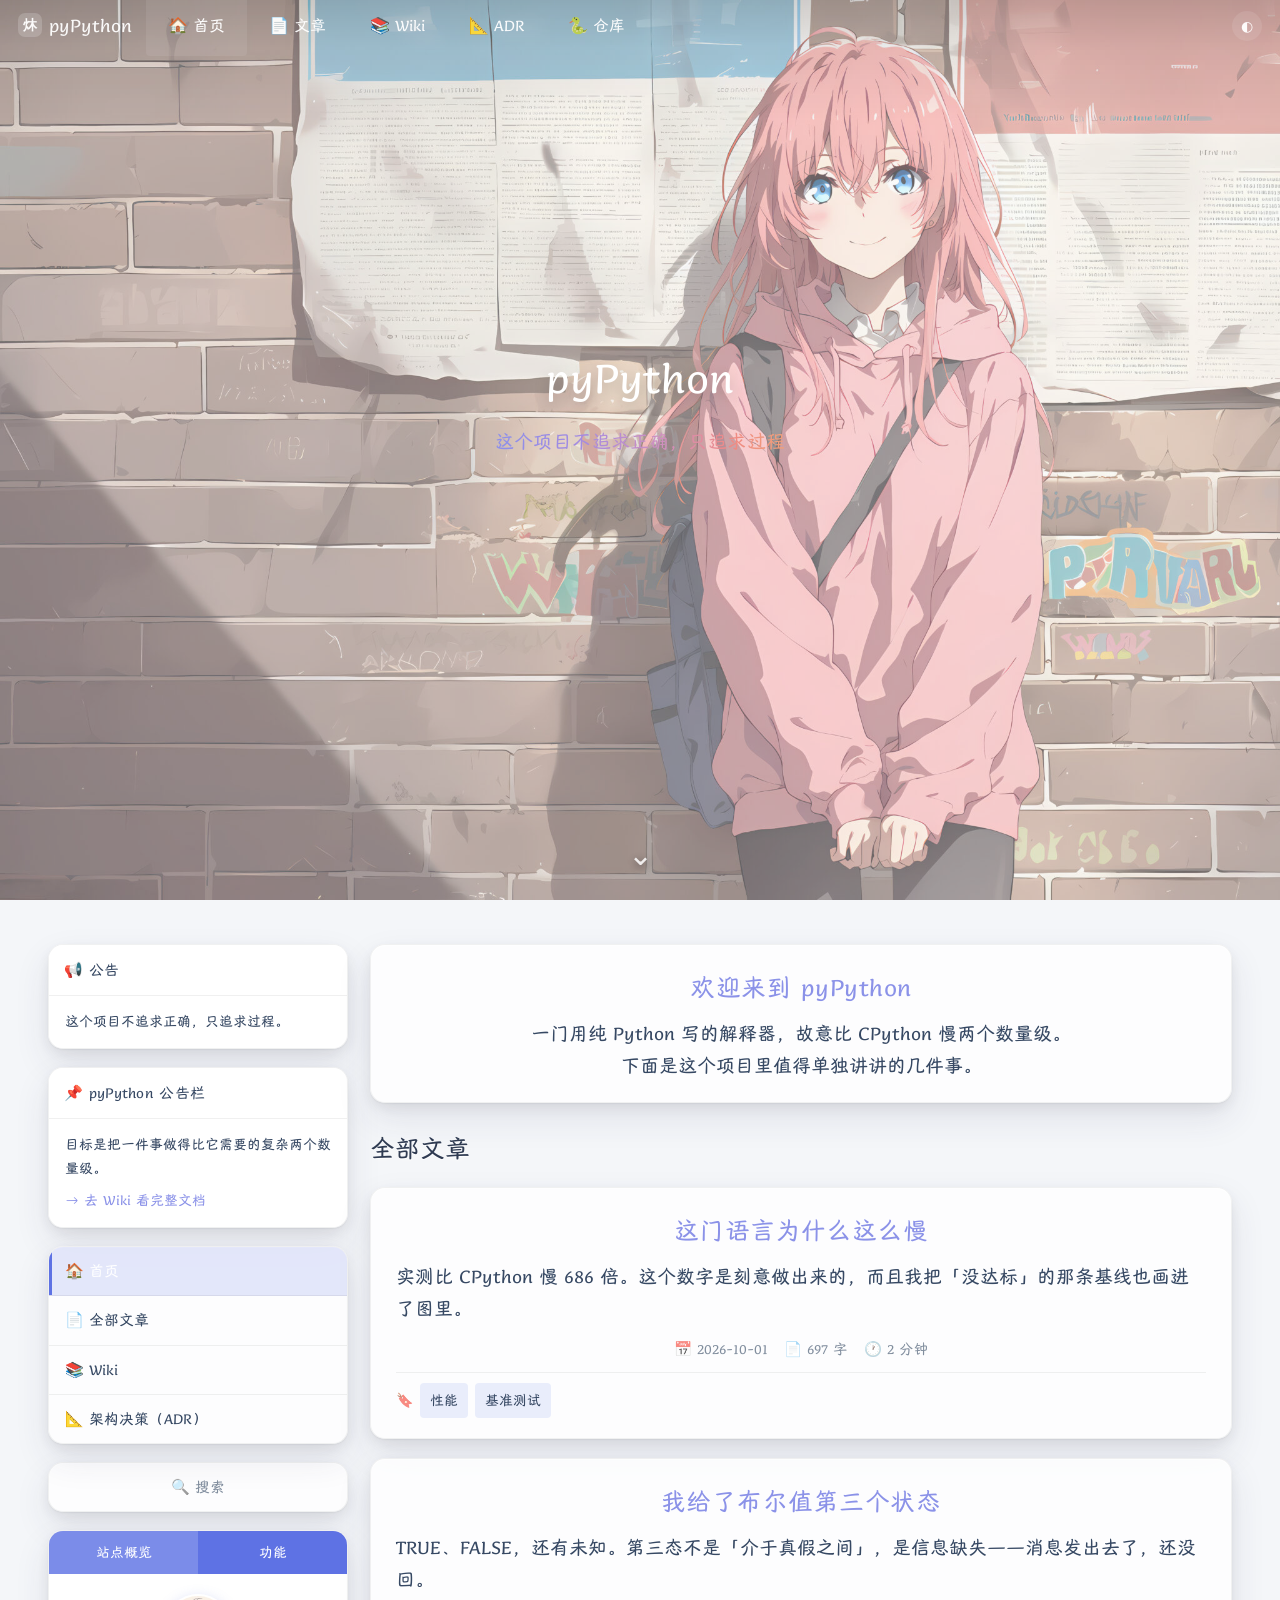
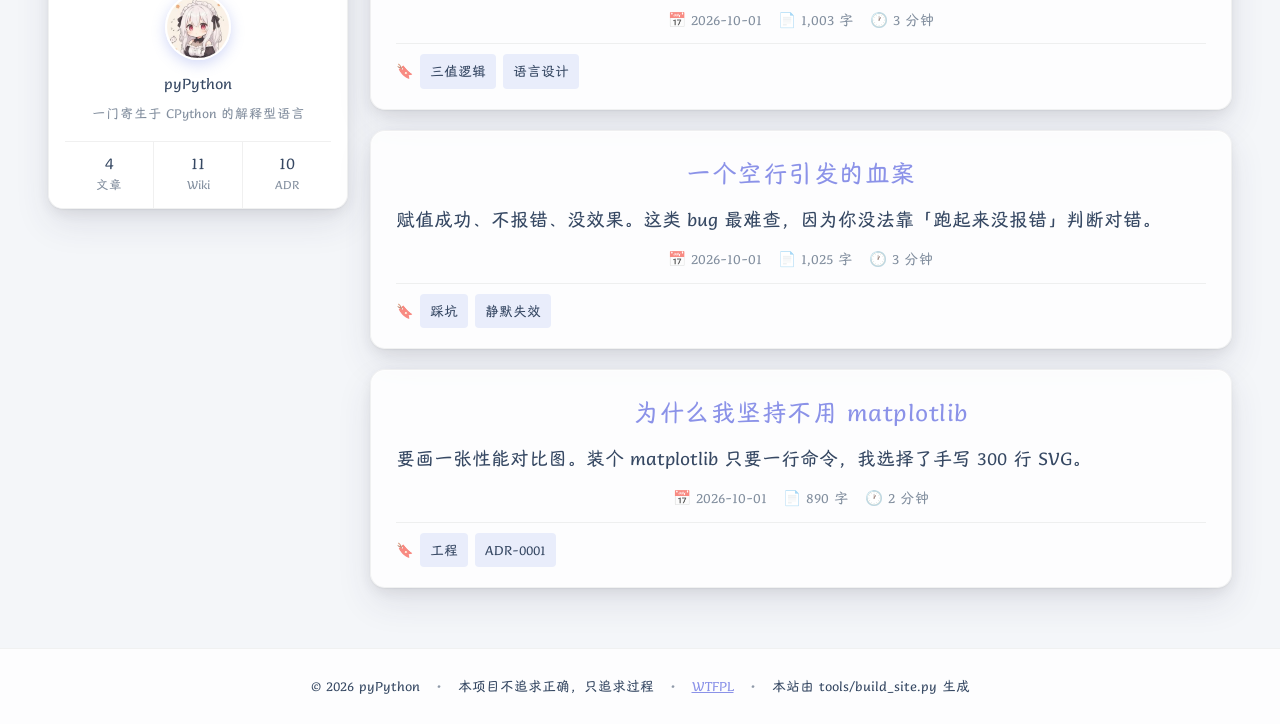
<file: index.html>
<!DOCTYPE html>
<html lang="zh-Hans">
<head>
<meta charset="UTF-8">
<meta name="viewport" content="width=device-width, initial-scale=1">
<title>pyPython</title>
<meta name="description" content="一门寄生于 CPython 的解释型语言。目标是比 CPython 慢两个数量级。">
<link rel="stylesheet" href="assets/style.css">
<script>
/* 深色模式：首次跟随系统偏好，之后记住选择。
   必须在 <head> 里同步执行，否则会闪一下白底再变暗。 */
/* 默认是浅色玻璃（参考站实际渲染的那套），深色是可选分支。
   所以这里挂的是 darkmode，不是 lightmode —— 翻转默认值时最容易漏的地方。 */
(function () {
    var saved = null;
    try { saved = localStorage.getItem('pypy-theme'); } catch (e) {}
    var preferDark = window.matchMedia &&
                     window.matchMedia('(prefers-color-scheme: dark)').matches;
    if (saved === 'dark' || (!saved && preferDark)) {
        document.documentElement.classList.add('darkmode');
    }
})();
</script>
</head>
<body class="has-cover">

<!-- 页面骨架：这个文件是**唯一**一份布局。
     左栏、导航、页脚都在这里，所有页面共用。
     加页面时不用复制粘贴侧边栏 —— 本项目因为"同一份东西抄多份然后漂移"
     栽过十几次，所以宁可加一个构建脚本。 -->

<div class="top-shade"></div>
<header class="cover">
    <h1 class="cover-title">pyPython</h1>
    <p class="cover-sub">这个项目不追求正确，只追求过程</p>
    <a class="cover-scroll" href="#main" aria-label="向下滚动">⌄</a>
</header>


<nav class="navbar">
    <a class="brand" href="index.html">
        <span class="logo">炑</span><span class="name">pyPython</span>
    </a>
    <div class="nav-links">
        <a href="index.html" class="active">🏠 首页</a>
        <a href="index.html#posts">📄 文章</a>
        <a href="https://github.com/Agying3/pyPython/wiki">📚 Wiki</a>
        <a href="https://github.com/Agying3/pyPython/tree/master/docs/decisions">📐 ADR</a>
        <a href="https://github.com/Agying3/pyPython">🐍 仓库</a>
    </div>
    <div class="nav-right">
        <button class="theme-toggle" id="themeBtn" title="切换深浅色" aria-label="切换深浅色">◐</button>
    </div>
</nav>

<div class="layout" id="main">

    <aside class="sidebar">

        <div class="widget">
            <div class="widget-head">📢 公告</div>
            <div class="widget-body">
                <p>这个项目不追求正确，只追求过程。</p>
            </div>
        </div>

        <div class="widget">
            <div class="widget-head">📌 pyPython 公告栏</div>
            <div class="widget-body">
                <p>目标是把一件事做得比它需要的复杂两个数量级。</p>
                <p><a href="https://github.com/Agying3/pyPython/wiki">→ 去 Wiki 看完整文档</a></p>
            </div>
        </div>

        <nav class="side-nav">
            <a href="index.html" class="active">🏠 首页</a>
            <a href="index.html#posts">📄 全部文章</a>
            <a href="https://github.com/Agying3/pyPython/wiki">📚 Wiki</a>
            <a href="https://github.com/Agying3/pyPython/tree/master/docs/decisions">📐 架构决策（ADR）</a>
        </nav>

        <a class="search-btn"
           href="https://github.com/search?q=repo%3AAgying3%2FpyPython&type=code">🔍 搜索</a>

        <div class="widget">
            <div class="overview-tabs">
                <span class="on">站点概览</span>
                <span>功能</span>
            </div>
            <div class="overview-body">
                <img class="avatar" src="assets/img/avatar-github.jpg"
                     alt="Agying3 的头像" width="66" height="66" decoding="async">
                <div class="overview-name">pyPython</div>
                <div class="overview-bio">一门寄生于 CPython 的解释型语言</div>
                <div class="overview-stats">
                    <a href="index.html#posts">
                        <span class="num">4</span>文章
                    </a>
                    <a href="https://github.com/Agying3/pyPython/wiki">
                        <span class="num">11</span>Wiki
                    </a>
                    <a href="https://github.com/Agying3/pyPython/tree/master/docs/decisions">
                        <span class="num">10</span>ADR
                    </a>
                </div>
            </div>
        </div>

    </aside>

    <main class="content">
        <div class="post-card">
            <h2 class="post-title plain" style="text-align:center;font-weight:600;">
                欢迎来到 pyPython
            </h2>
            <p class="post-excerpt" style="text-align:center;margin:0;">
                一门用纯 Python 写的解释器，故意比 CPython 慢两个数量级。<br>
                下面是这个项目里值得单独讲讲的几件事。
            </p>
        </div>

        <h2 id="posts" class="section-title">全部文章</h2>

        <a class="post-card" href="posts/why-slow.html">
            <h3 class="post-title">这门语言为什么这么慢</h3>
            <p class="post-excerpt">实测比 CPython 慢 686 倍。这个数字是刻意做出来的，而且我把「没达标」的那条基线也画进了图里。</p>
            <div class="post-meta">
                <span class="m">📅 2026-10-01</span>
                <span class="m">📄 697 字</span>
                <span class="m">🕐 2 分钟</span>
            </div>
            <div class="post-tags">🔖 <span class="tag">性能</span><span class="tag">基准测试</span></div>
        </a>
        <a class="post-card" href="posts/three-valued.html">
            <h3 class="post-title">我给了布尔值第三个状态</h3>
            <p class="post-excerpt">TRUE、FALSE，还有未知。第三态不是「介于真假之间」，是信息缺失——消息发出去了，还没回。</p>
            <div class="post-meta">
                <span class="m">📅 2026-10-01</span>
                <span class="m">📄 1,003 字</span>
                <span class="m">🕐 3 分钟</span>
            </div>
            <div class="post-tags">🔖 <span class="tag">三值逻辑</span><span class="tag">语言设计</span></div>
        </a>
        <a class="post-card" href="posts/blank-line.html">
            <h3 class="post-title">一个空行引发的血案</h3>
            <p class="post-excerpt">赋值成功、不报错、没效果。这类 bug 最难查，因为你没法靠「跑起来没报错」判断对错。</p>
            <div class="post-meta">
                <span class="m">📅 2026-10-01</span>
                <span class="m">📄 1,025 字</span>
                <span class="m">🕐 3 分钟</span>
            </div>
            <div class="post-tags">🔖 <span class="tag">踩坑</span><span class="tag">静默失效</span></div>
        </a>
        <a class="post-card" href="posts/no-matplotlib.html">
            <h3 class="post-title">为什么我坚持不用 matplotlib</h3>
            <p class="post-excerpt">要画一张性能对比图。装个 matplotlib 只要一行命令，我选择了手写 300 行 SVG。</p>
            <div class="post-meta">
                <span class="m">📅 2026-10-01</span>
                <span class="m">📄 890 字</span>
                <span class="m">🕐 2 分钟</span>
            </div>
            <div class="post-tags">🔖 <span class="tag">工程</span><span class="tag">ADR-0001</span></div>
        </a>

    </main>

</div>


<footer class="footer">
    © 2026 pyPython
    <span class="sep">·</span>
    本项目不追求正确，只追求过程
    <span class="sep">·</span>
    <a href="https://github.com/Agying3/pyPython/blob/master/LICENSE">WTFPL</a>
    <span class="sep">·</span>
    本站由 tools/build_site.py 生成
</footer>

<script>
document.getElementById('themeBtn').addEventListener('click', function () {
    var root = document.documentElement;
    root.classList.toggle('darkmode');
    try {
        localStorage.setItem('pypy-theme',
            root.classList.contains('darkmode') ? 'dark' : 'light');
    } catch (e) {}
});

/* 有封面的页面：导航栏一开始透明叠在壁纸上，往下滑过一段才变实色。
   没有封面的页面（文章页）导航栏一直是实色，不需要这段。 */
(function () {
    var nav = document.querySelector('.navbar');
    if (!nav || !document.body.classList.contains('has-cover')) return;
    var onScroll = function () {
        if (window.scrollY > 60) nav.classList.add('scrolled');
        else nav.classList.remove('scrolled');
    };
    window.addEventListener('scroll', onScroll, { passive: true });
    onScroll();
})();

/* 滚动浮现：卡片进入视口时淡入并上浮（本项目自己加的，#52）。
   要点：
     1. 先判断能力，再给 body 加 .reveal-ready —— 顺序反了的话，
        没有 IntersectionObserver 的浏览器会让卡片永远停在 opacity:0；
     2. 只播一次（unobserve），往下翻回去不再重播，避免来回闪；
     3. 首屏那批在加载时就该可见，所以初始化时立刻扫一遍。 */
(function () {
    if (!('IntersectionObserver' in window)) return;
    var reduce = window.matchMedia &&
                 window.matchMedia('(prefers-reduced-motion: reduce)').matches;
    if (reduce) return;

    document.body.classList.add('reveal-ready');

    var io = new IntersectionObserver(function (entries) {
        entries.forEach(function (e) {
            if (!e.isIntersecting) return;
            e.target.classList.add('is-in');
            io.unobserve(e.target);
        });
    }, { rootMargin: '0px 0px -12% 0px', threshold: 0.08 });

    var nodes = document.querySelectorAll(
        '.post-card, .widget, .side-nav, .section-title');
    Array.prototype.forEach.call(nodes, function (n) { io.observe(n); });
})();
</script>

</body>
</html>
</file>
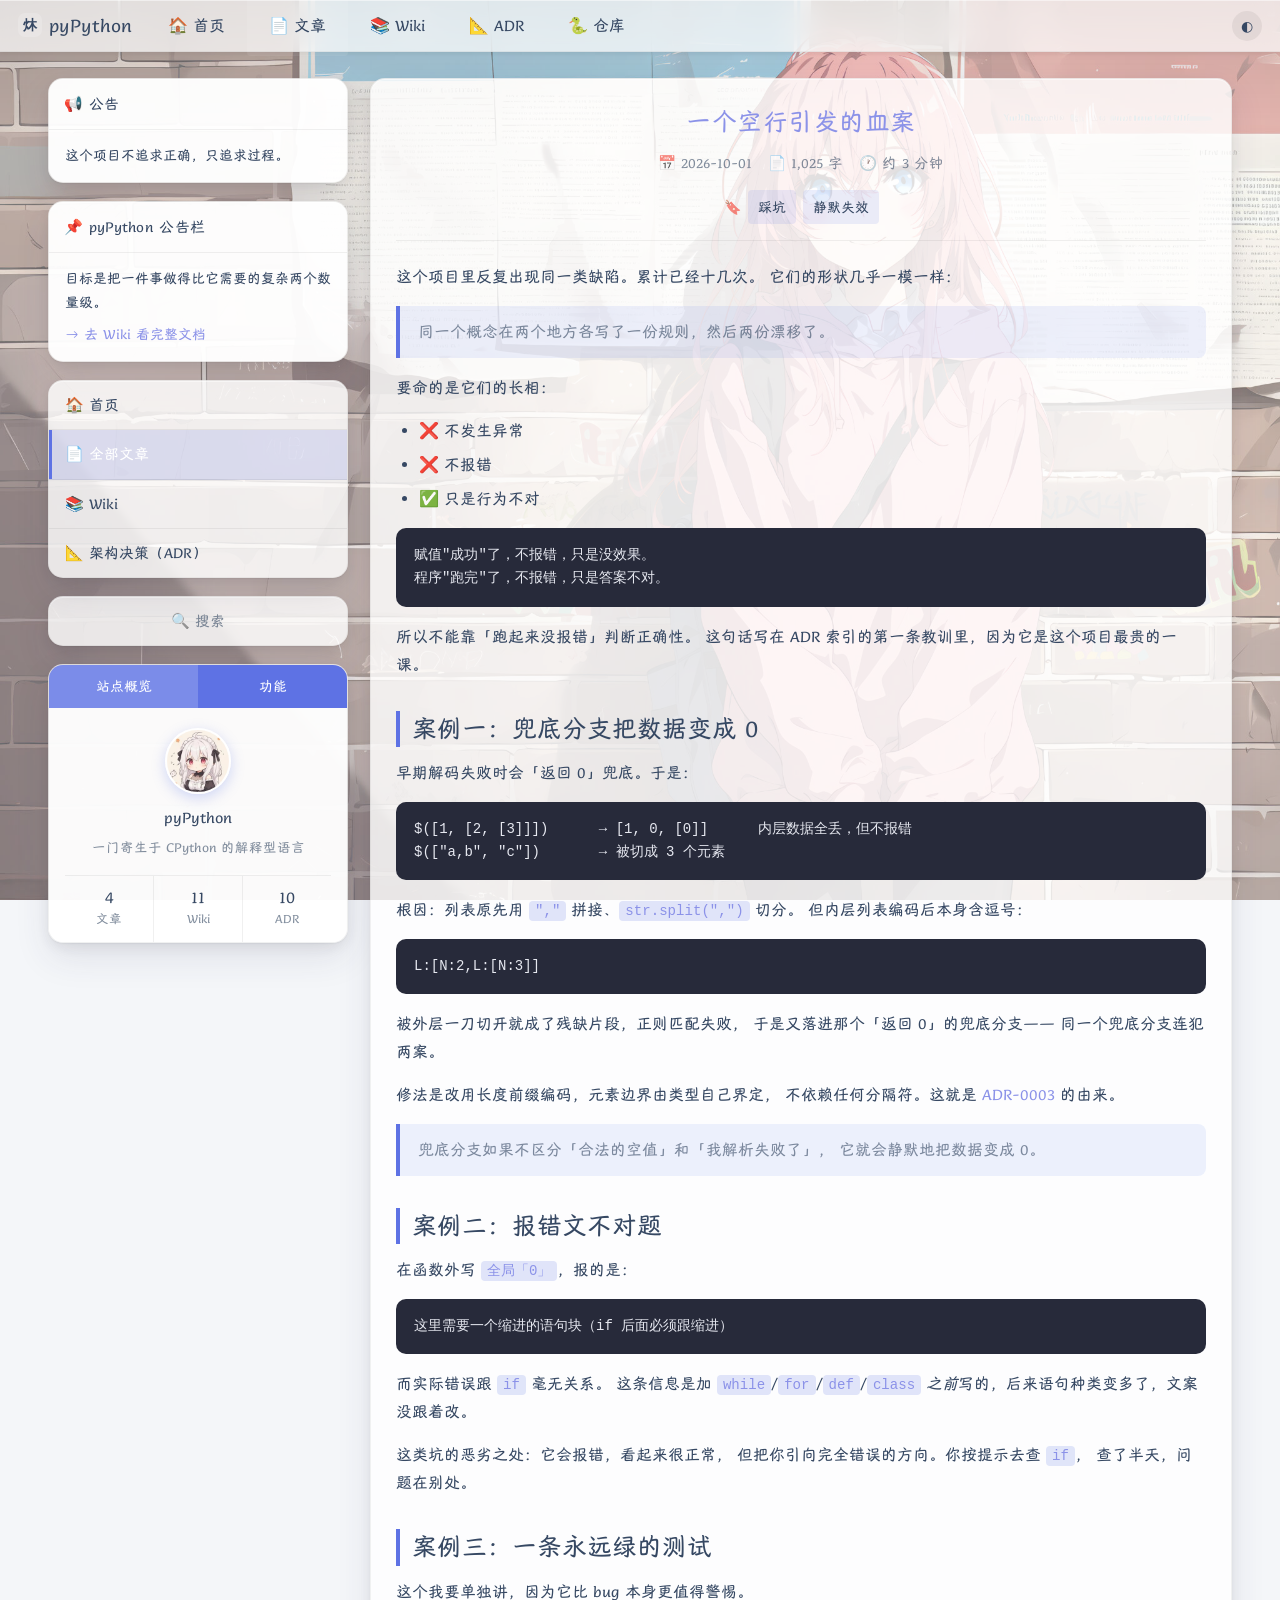
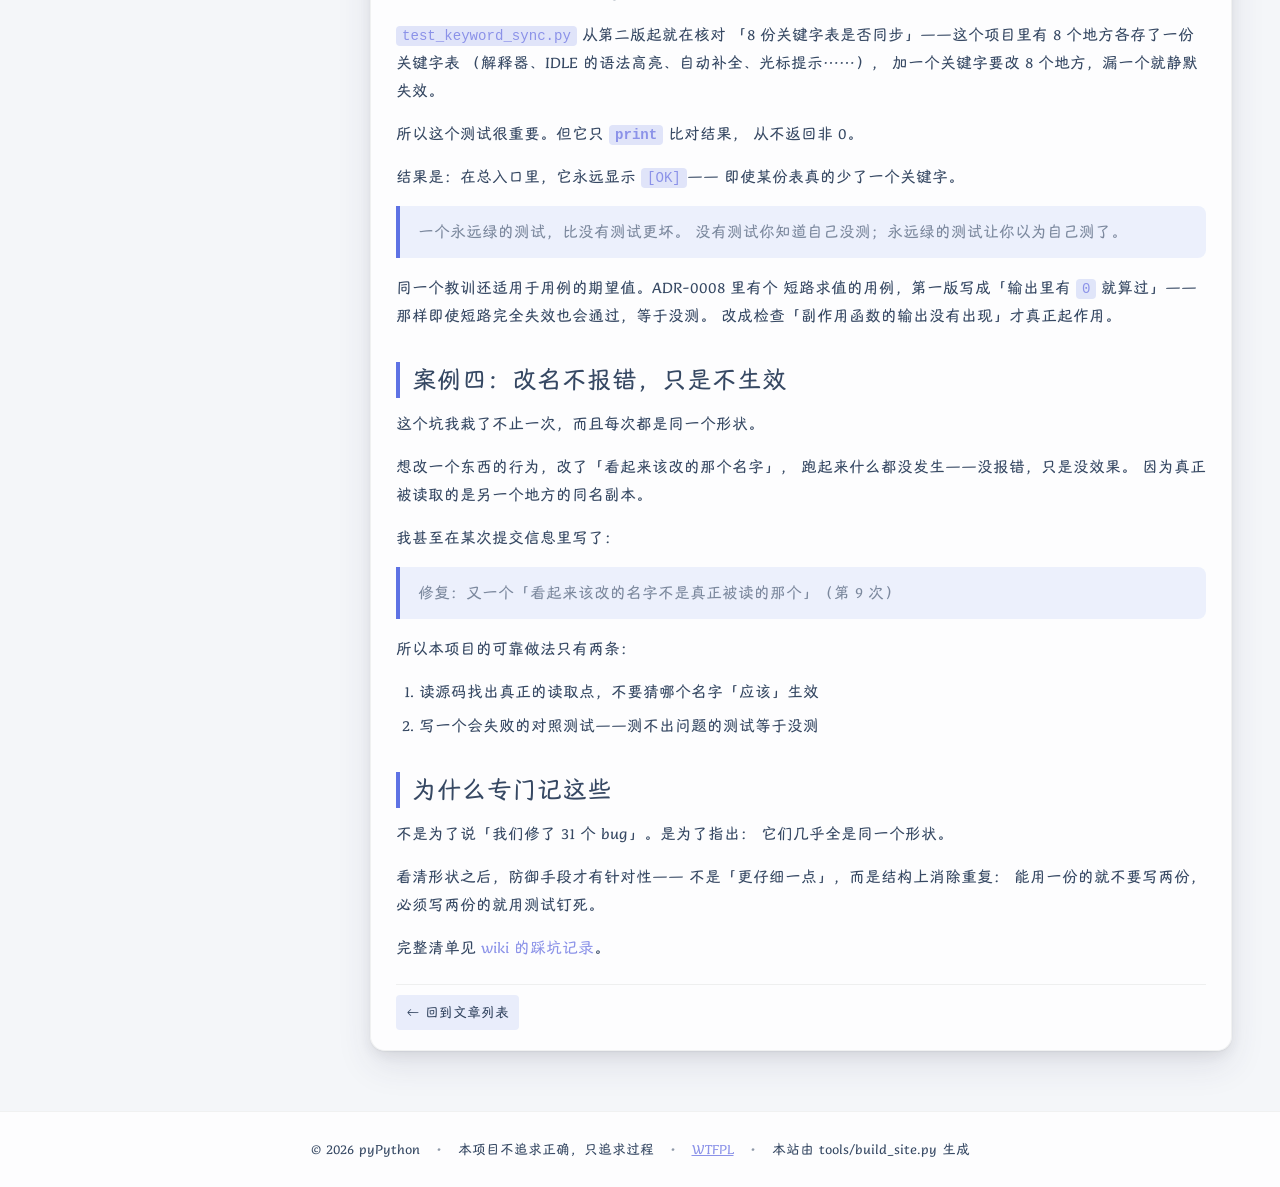
<file: posts/blank-line.html>
<!DOCTYPE html>
<html lang="zh-Hans">
<head>
<meta charset="UTF-8">
<meta name="viewport" content="width=device-width, initial-scale=1">
<title>一个空行引发的血案 · pyPython</title>
<meta name="description" content="赋值成功、不报错、没效果。这类 bug 最难查。">
<link rel="stylesheet" href="../assets/style.css">
<script>
/* 深色模式：首次跟随系统偏好，之后记住选择。
   必须在 <head> 里同步执行，否则会闪一下白底再变暗。 */
/* 默认是浅色玻璃（参考站实际渲染的那套），深色是可选分支。
   所以这里挂的是 darkmode，不是 lightmode —— 翻转默认值时最容易漏的地方。 */
(function () {
    var saved = null;
    try { saved = localStorage.getItem('pypy-theme'); } catch (e) {}
    var preferDark = window.matchMedia &&
                     window.matchMedia('(prefers-color-scheme: dark)').matches;
    if (saved === 'dark' || (!saved && preferDark)) {
        document.documentElement.classList.add('darkmode');
    }
})();
</script>
</head>
<body>

<!-- 页面骨架：这个文件是**唯一**一份布局。
     左栏、导航、页脚都在这里，所有页面共用。
     加页面时不用复制粘贴侧边栏 —— 本项目因为"同一份东西抄多份然后漂移"
     栽过十几次，所以宁可加一个构建脚本。 -->

<div class="top-shade"></div>


<nav class="navbar">
    <a class="brand" href="../index.html">
        <span class="logo">炑</span><span class="name">pyPython</span>
    </a>
    <div class="nav-links">
        <a href="../index.html">🏠 首页</a>
        <a href="../index.html#posts" class="active">📄 文章</a>
        <a href="https://github.com/Agying3/pyPython/wiki">📚 Wiki</a>
        <a href="https://github.com/Agying3/pyPython/tree/master/docs/decisions">📐 ADR</a>
        <a href="https://github.com/Agying3/pyPython">🐍 仓库</a>
    </div>
    <div class="nav-right">
        <button class="theme-toggle" id="themeBtn" title="切换深浅色" aria-label="切换深浅色">◐</button>
    </div>
</nav>

<div class="layout" id="main">

    <aside class="sidebar">

        <div class="widget">
            <div class="widget-head">📢 公告</div>
            <div class="widget-body">
                <p>这个项目不追求正确，只追求过程。</p>
            </div>
        </div>

        <div class="widget">
            <div class="widget-head">📌 pyPython 公告栏</div>
            <div class="widget-body">
                <p>目标是把一件事做得比它需要的复杂两个数量级。</p>
                <p><a href="https://github.com/Agying3/pyPython/wiki">→ 去 Wiki 看完整文档</a></p>
            </div>
        </div>

        <nav class="side-nav">
            <a href="../index.html">🏠 首页</a>
            <a href="../index.html#posts" class="active">📄 全部文章</a>
            <a href="https://github.com/Agying3/pyPython/wiki">📚 Wiki</a>
            <a href="https://github.com/Agying3/pyPython/tree/master/docs/decisions">📐 架构决策（ADR）</a>
        </nav>

        <a class="search-btn"
           href="https://github.com/search?q=repo%3AAgying3%2FpyPython&type=code">🔍 搜索</a>

        <div class="widget">
            <div class="overview-tabs">
                <span class="on">站点概览</span>
                <span>功能</span>
            </div>
            <div class="overview-body">
                <img class="avatar" src="../assets/img/avatar-github.jpg"
                     alt="Agying3 的头像" width="66" height="66" decoding="async">
                <div class="overview-name">pyPython</div>
                <div class="overview-bio">一门寄生于 CPython 的解释型语言</div>
                <div class="overview-stats">
                    <a href="../index.html#posts">
                        <span class="num">4</span>文章
                    </a>
                    <a href="https://github.com/Agying3/pyPython/wiki">
                        <span class="num">11</span>Wiki
                    </a>
                    <a href="https://github.com/Agying3/pyPython/tree/master/docs/decisions">
                        <span class="num">10</span>ADR
                    </a>
                </div>
            </div>
        </div>

    </aside>

    <main class="content">
        <div class="post-card">
            <div class="article-header">
                <h1 class="article-title">一个空行引发的血案</h1>
                <div class="post-meta">
                    <span class="m">📅 2026-10-01</span>
                    <span class="m">📄 1,025 字</span>
                    <span class="m">🕐 约 3 分钟</span>
                </div>
                <div class="post-tags" style="justify-content:center;">🔖 <span class="tag">踩坑</span><span class="tag">静默失效</span></div>
            </div>
            <div class="article-body">
<p>
            这个项目里反复出现同一类缺陷。累计已经<strong>十几次</strong>。
            它们的形状几乎一模一样：
        </p>

        <blockquote>
            <p>
                <strong>同一个概念在两个地方各写了一份规则，然后两份漂移了。</strong>
            </p>
        </blockquote>

        <p>
            要命的是它们的长相：
        </p>

        <ul>
            <li>❌ 不发生异常</li>
            <li>❌ 不报错</li>
            <li>✅ <strong>只是行为不对</strong></li>
        </ul>

        <pre><code>赋值"成功"了，不报错，只是没效果。
程序"跑完"了，不报错，只是答案不对。</code></pre>

        <p>
            <strong>所以不能靠「跑起来没报错」判断正确性。</strong>
            这句话写在 ADR 索引的第一条教训里，因为它是这个项目最贵的一课。
        </p>

        <h2>案例一：兜底分支把数据变成 0</h2>

        <p>
            早期解码失败时会「返回 0」兜底。于是：
        </p>

        <pre><code>$([1, [2, [3]]])      → [1, 0, [0]]      内层数据全丢，但不报错
$(["a,b", "c"])       → 被切成 3 个元素</code></pre>

        <p>
            根因：列表原先用 <code>","</code> 拼接、<code>str.split(",")</code> 切分。
            但<strong>内层列表编码后本身含逗号</strong>：
        </p>

        <pre><code>L:[N:2,L:[N:3]]</code></pre>

        <p>
            被外层一刀切开就成了残缺片段，正则匹配失败，
            于是又落进那个「返回 0」的兜底分支——
            <strong>同一个兜底分支连犯两案</strong>。
        </p>

        <p>
            修法是改用<strong>长度前缀编码</strong>，元素边界由类型自己界定，
            不依赖任何分隔符。这就是
            <a href="https://github.com/Agying3/pyPython/blob/master/docs/decisions/0003-decode-长度前缀编码.md">ADR-0003</a>
            的由来。
        </p>

        <blockquote>
            <p>
                兜底分支如果不区分「合法的空值」和「我解析失败了」，
                它就会静默地把数据变成 0。
            </p>
        </blockquote>

        <h2>案例二：报错文不对题</h2>

        <p>
            在函数外写 <code>全局「0」</code>，报的是：
        </p>

        <pre><code>这里需要一个缩进的语句块（if 后面必须跟缩进）</code></pre>

        <p>
            而实际错误跟 <code>if</code> <strong>毫无关系</strong>。
            这条信息是加 <code>while</code>/<code>for</code>/<code>def</code>/<code>class</code>
            <em>之前</em>写的，后来语句种类变多了，文案没跟着改。
        </p>

        <p>
            这类坑的恶劣之处：它<strong>会报错</strong>，看起来很正常，
            但把你引向完全错误的方向。你按提示去查 <code>if</code>，
            查了半天，问题在别处。
        </p>

        <h2>案例三：一条永远绿的测试</h2>

        <p>
            这个我要单独讲，因为它比 bug 本身更值得警惕。
        </p>

        <p>
            <code>test_keyword_sync.py</code> 从第二版起就在核对
            「8 份关键字表是否同步」——这个项目里有 8 个地方各存了一份关键字表
            （解释器、IDLE 的语法高亮、自动补全、光标提示……），
            加一个关键字要改 8 个地方，漏一个就静默失效。
        </p>

        <p>
            所以这个测试很重要。但它<strong>只 <code>print</code> 比对结果，
            从不返回非 0</strong>。
        </p>

        <p>
            结果是：在总入口里，它永远显示 <code>[OK]</code>——
            <strong>即使某份表真的少了一个关键字。</strong>
        </p>

        <blockquote>
            <p>
                <strong>一个永远绿的测试，比没有测试更坏。</strong>
                没有测试你知道自己没测；永远绿的测试让你以为自己测了。
            </p>
        </blockquote>

        <p>
            同一个教训还适用于<strong>用例的期望值</strong>。ADR-0008 里有个
            短路求值的用例，第一版写成「输出里有 <code>0</code> 就算过」——
            那样即使短路完全失效也会通过，等于没测。
            改成检查「副作用函数的输出<strong>没有</strong>出现」才真正起作用。
        </p>

        <h2>案例四：改名不报错，只是不生效</h2>

        <p>
            这个坑我栽了不止一次，而且每次都是同一个形状。
        </p>

        <p>
            想改一个东西的行为，改了「看起来该改的那个名字」，
            跑起来<strong>什么都没发生</strong>——没报错，只是没效果。
            因为真正被读取的是<strong>另一个地方的同名副本</strong>。
        </p>

        <p>
            我甚至在某次提交信息里写了：
        </p>

        <blockquote>
            <p>
                修复：又一个「看起来该改的名字不是真正被读的那个」（第 9 次）
            </p>
        </blockquote>

        <p>
            所以本项目的可靠做法只有两条：
        </p>

        <ol>
            <li><strong>读源码找出真正的读取点</strong>，不要猜哪个名字「应该」生效</li>
            <li><strong>写一个会失败的对照测试</strong>——测不出问题的测试等于没测</li>
        </ol>

        <h2>为什么专门记这些</h2>

        <p>
            不是为了说「我们修了 31 个 bug」。是为了指出：
            <strong>它们几乎全是同一个形状</strong>。
        </p>

        <p>
            看清形状之后，防御手段才有针对性——
            不是「更仔细一点」，而是<strong>结构上消除重复</strong>：
            能用一份的就不要写两份，必须写两份的就用测试钉死。
        </p>

        <p>
            完整清单见
            <a href="https://github.com/Agying3/pyPython/wiki/踩坑记录">wiki 的踩坑记录</a>。
        </p>

            </div>
            <div class="post-tags" style="margin-top:22px;">
                <a class="tag" href="../index.html">← 回到文章列表</a>
            </div>
        </div>

    </main>

</div>


<footer class="footer">
    © 2026 pyPython
    <span class="sep">·</span>
    本项目不追求正确，只追求过程
    <span class="sep">·</span>
    <a href="https://github.com/Agying3/pyPython/blob/master/LICENSE">WTFPL</a>
    <span class="sep">·</span>
    本站由 tools/build_site.py 生成
</footer>

<script>
document.getElementById('themeBtn').addEventListener('click', function () {
    var root = document.documentElement;
    root.classList.toggle('darkmode');
    try {
        localStorage.setItem('pypy-theme',
            root.classList.contains('darkmode') ? 'dark' : 'light');
    } catch (e) {}
});

/* 有封面的页面：导航栏一开始透明叠在壁纸上，往下滑过一段才变实色。
   没有封面的页面（文章页）导航栏一直是实色，不需要这段。 */
(function () {
    var nav = document.querySelector('.navbar');
    if (!nav || !document.body.classList.contains('has-cover')) return;
    var onScroll = function () {
        if (window.scrollY > 60) nav.classList.add('scrolled');
        else nav.classList.remove('scrolled');
    };
    window.addEventListener('scroll', onScroll, { passive: true });
    onScroll();
})();

/* 滚动浮现：卡片进入视口时淡入并上浮（本项目自己加的，#52）。
   要点：
     1. 先判断能力，再给 body 加 .reveal-ready —— 顺序反了的话，
        没有 IntersectionObserver 的浏览器会让卡片永远停在 opacity:0；
     2. 只播一次（unobserve），往下翻回去不再重播，避免来回闪；
     3. 首屏那批在加载时就该可见，所以初始化时立刻扫一遍。 */
(function () {
    if (!('IntersectionObserver' in window)) return;
    var reduce = window.matchMedia &&
                 window.matchMedia('(prefers-reduced-motion: reduce)').matches;
    if (reduce) return;

    document.body.classList.add('reveal-ready');

    var io = new IntersectionObserver(function (entries) {
        entries.forEach(function (e) {
            if (!e.isIntersecting) return;
            e.target.classList.add('is-in');
            io.unobserve(e.target);
        });
    }, { rootMargin: '0px 0px -12% 0px', threshold: 0.08 });

    var nodes = document.querySelectorAll(
        '.post-card, .widget, .side-nav, .section-title');
    Array.prototype.forEach.call(nodes, function (n) { io.observe(n); });
})();
</script>

</body>
</html>
</file>
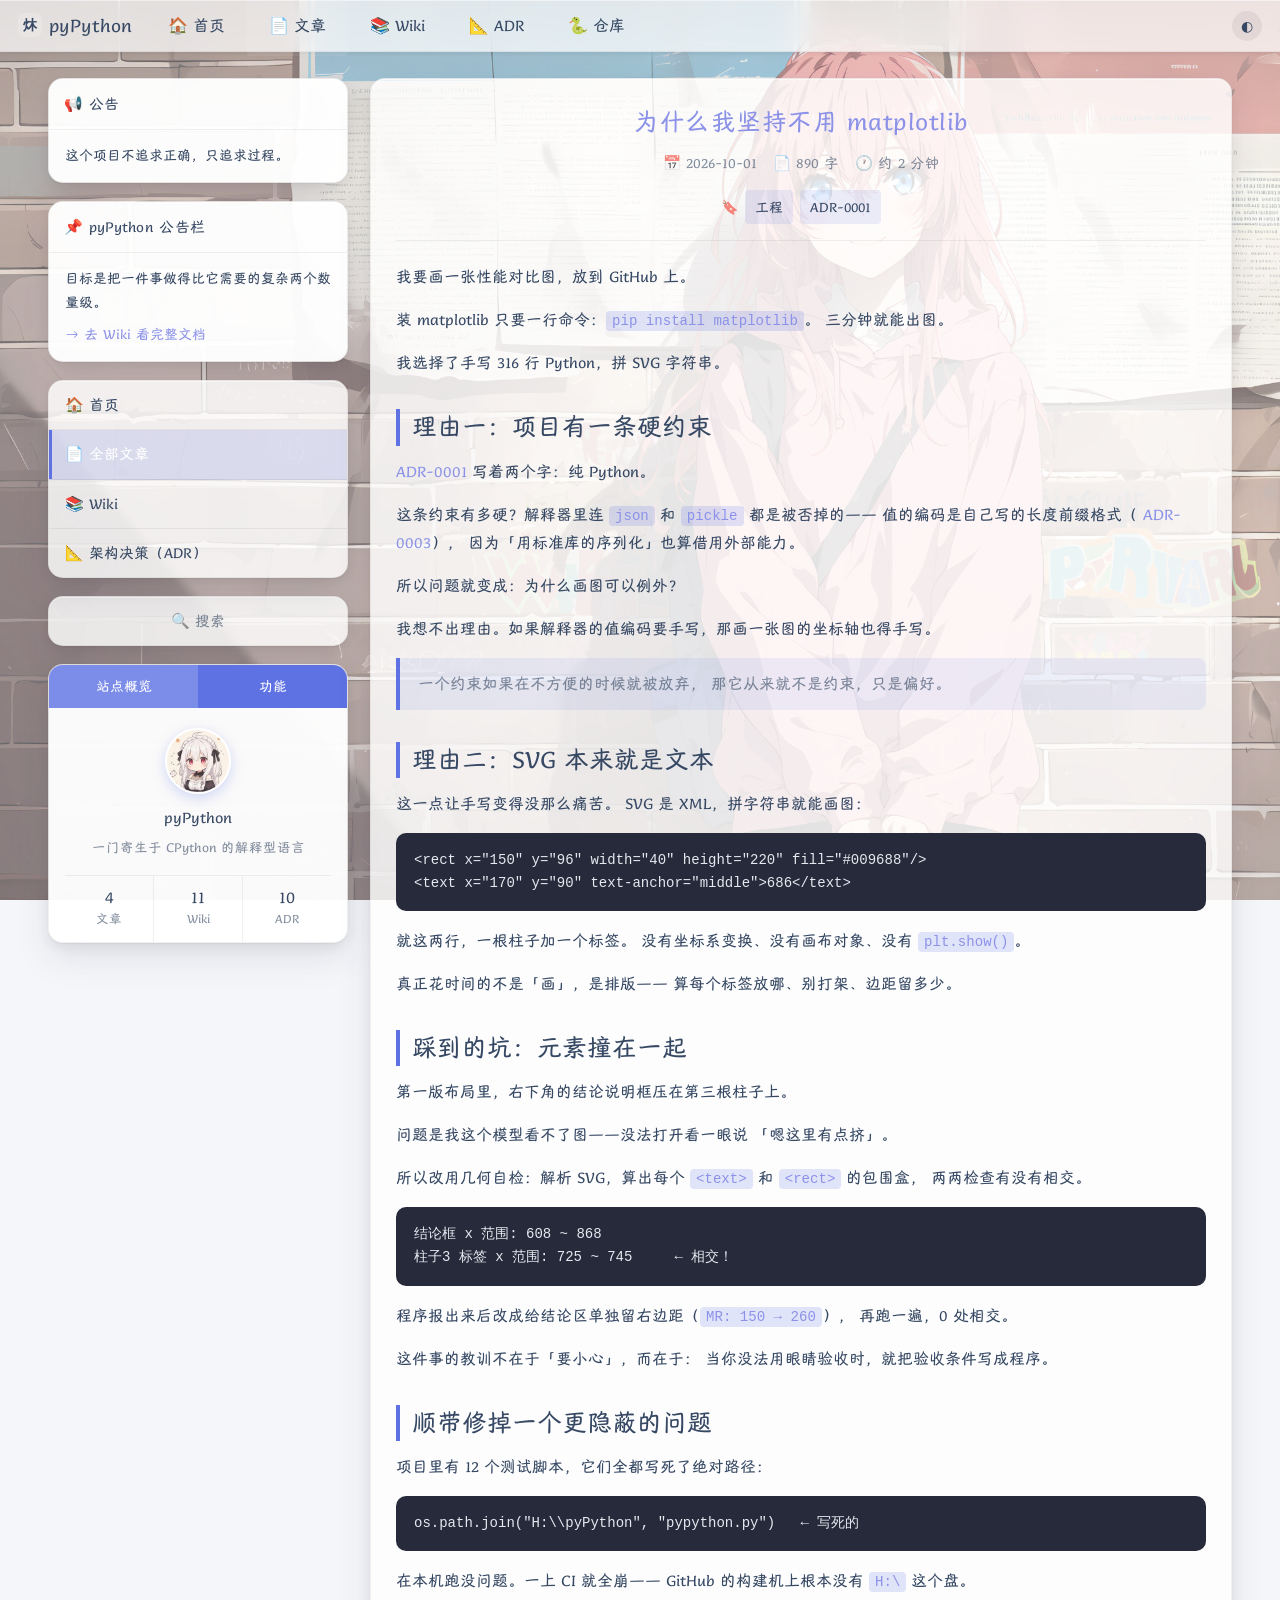
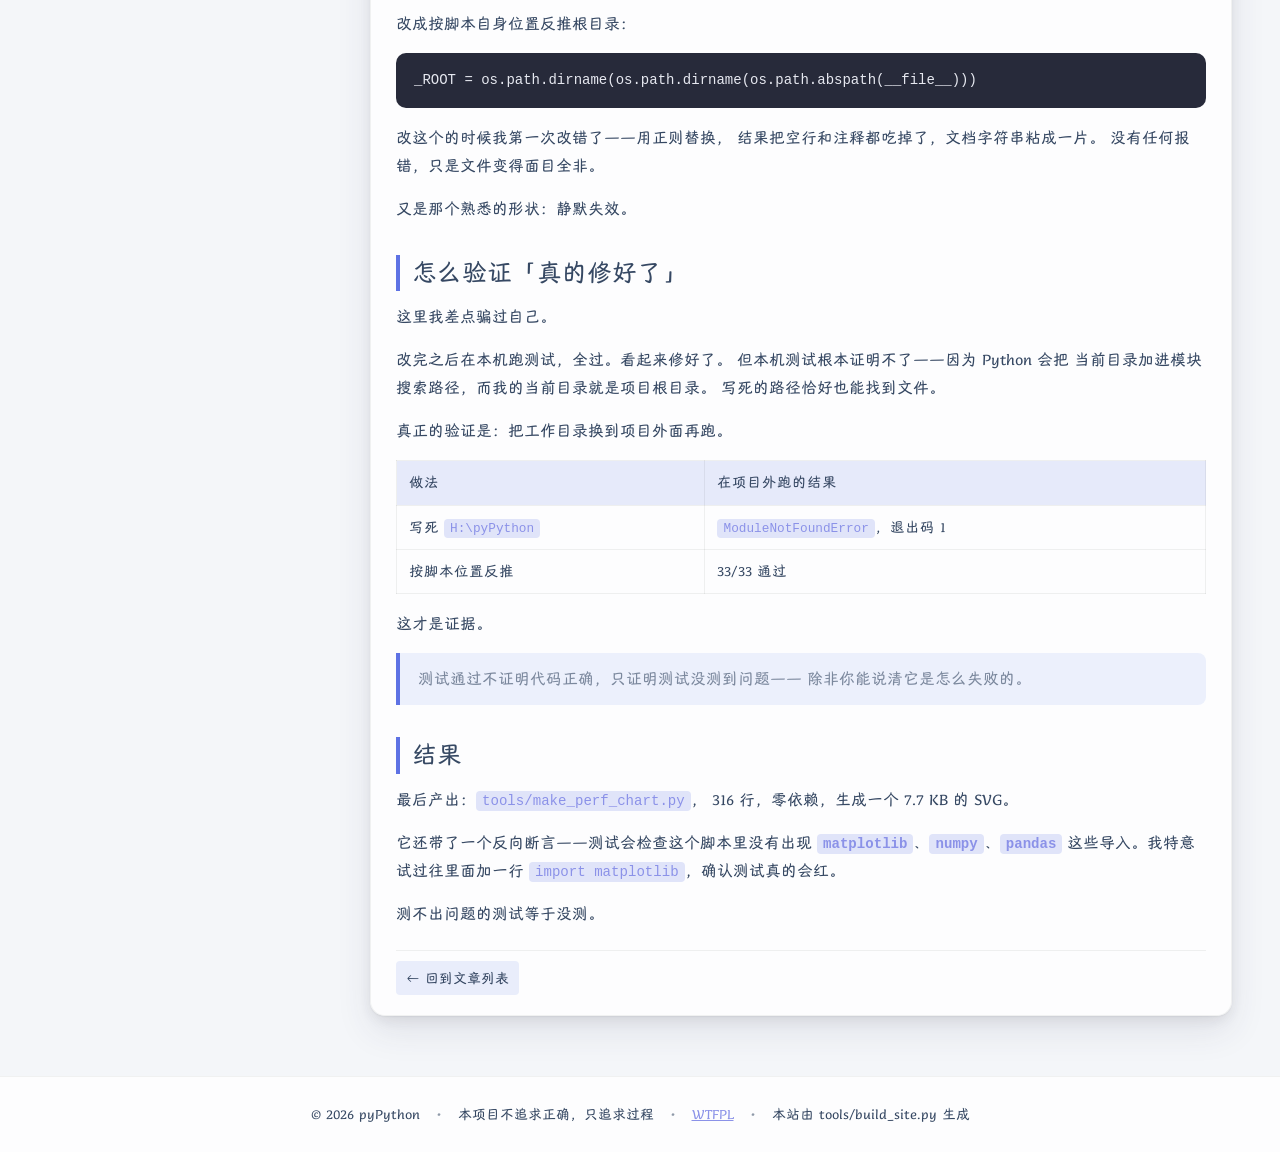
<file: posts/no-matplotlib.html>
<!DOCTYPE html>
<html lang="zh-Hans">
<head>
<meta charset="UTF-8">
<meta name="viewport" content="width=device-width, initial-scale=1">
<title>为什么我坚持不用 matplotlib · pyPython</title>
<meta name="description" content="要在网页上画一张性能对比图。装个库只要一行命令，我选择了手写。">
<link rel="stylesheet" href="../assets/style.css">
<script>
/* 深色模式：首次跟随系统偏好，之后记住选择。
   必须在 <head> 里同步执行，否则会闪一下白底再变暗。 */
/* 默认是浅色玻璃（参考站实际渲染的那套），深色是可选分支。
   所以这里挂的是 darkmode，不是 lightmode —— 翻转默认值时最容易漏的地方。 */
(function () {
    var saved = null;
    try { saved = localStorage.getItem('pypy-theme'); } catch (e) {}
    var preferDark = window.matchMedia &&
                     window.matchMedia('(prefers-color-scheme: dark)').matches;
    if (saved === 'dark' || (!saved && preferDark)) {
        document.documentElement.classList.add('darkmode');
    }
})();
</script>
</head>
<body>

<!-- 页面骨架：这个文件是**唯一**一份布局。
     左栏、导航、页脚都在这里，所有页面共用。
     加页面时不用复制粘贴侧边栏 —— 本项目因为"同一份东西抄多份然后漂移"
     栽过十几次，所以宁可加一个构建脚本。 -->

<div class="top-shade"></div>


<nav class="navbar">
    <a class="brand" href="../index.html">
        <span class="logo">炑</span><span class="name">pyPython</span>
    </a>
    <div class="nav-links">
        <a href="../index.html">🏠 首页</a>
        <a href="../index.html#posts" class="active">📄 文章</a>
        <a href="https://github.com/Agying3/pyPython/wiki">📚 Wiki</a>
        <a href="https://github.com/Agying3/pyPython/tree/master/docs/decisions">📐 ADR</a>
        <a href="https://github.com/Agying3/pyPython">🐍 仓库</a>
    </div>
    <div class="nav-right">
        <button class="theme-toggle" id="themeBtn" title="切换深浅色" aria-label="切换深浅色">◐</button>
    </div>
</nav>

<div class="layout" id="main">

    <aside class="sidebar">

        <div class="widget">
            <div class="widget-head">📢 公告</div>
            <div class="widget-body">
                <p>这个项目不追求正确，只追求过程。</p>
            </div>
        </div>

        <div class="widget">
            <div class="widget-head">📌 pyPython 公告栏</div>
            <div class="widget-body">
                <p>目标是把一件事做得比它需要的复杂两个数量级。</p>
                <p><a href="https://github.com/Agying3/pyPython/wiki">→ 去 Wiki 看完整文档</a></p>
            </div>
        </div>

        <nav class="side-nav">
            <a href="../index.html">🏠 首页</a>
            <a href="../index.html#posts" class="active">📄 全部文章</a>
            <a href="https://github.com/Agying3/pyPython/wiki">📚 Wiki</a>
            <a href="https://github.com/Agying3/pyPython/tree/master/docs/decisions">📐 架构决策（ADR）</a>
        </nav>

        <a class="search-btn"
           href="https://github.com/search?q=repo%3AAgying3%2FpyPython&type=code">🔍 搜索</a>

        <div class="widget">
            <div class="overview-tabs">
                <span class="on">站点概览</span>
                <span>功能</span>
            </div>
            <div class="overview-body">
                <img class="avatar" src="../assets/img/avatar-github.jpg"
                     alt="Agying3 的头像" width="66" height="66" decoding="async">
                <div class="overview-name">pyPython</div>
                <div class="overview-bio">一门寄生于 CPython 的解释型语言</div>
                <div class="overview-stats">
                    <a href="../index.html#posts">
                        <span class="num">4</span>文章
                    </a>
                    <a href="https://github.com/Agying3/pyPython/wiki">
                        <span class="num">11</span>Wiki
                    </a>
                    <a href="https://github.com/Agying3/pyPython/tree/master/docs/decisions">
                        <span class="num">10</span>ADR
                    </a>
                </div>
            </div>
        </div>

    </aside>

    <main class="content">
        <div class="post-card">
            <div class="article-header">
                <h1 class="article-title">为什么我坚持不用 matplotlib</h1>
                <div class="post-meta">
                    <span class="m">📅 2026-10-01</span>
                    <span class="m">📄 890 字</span>
                    <span class="m">🕐 约 2 分钟</span>
                </div>
                <div class="post-tags" style="justify-content:center;">🔖 <span class="tag">工程</span><span class="tag">ADR-0001</span></div>
            </div>
            <div class="article-body">
<p>
            我要画一张性能对比图，放到 GitHub 上。
        </p>

        <p>
            装 matplotlib 只要一行命令：<code>pip install matplotlib</code>。
            三分钟就能出图。
        </p>

        <p>
            我选择了手写 <strong>316 行 Python</strong>，拼 SVG 字符串。
        </p>

        <h2>理由一：项目有一条硬约束</h2>

        <p>
            <a href="https://github.com/Agying3/pyPython/blob/master/docs/decisions/0001-pyPython-宿主与定位.md">ADR-0001</a>
            写着两个字：<strong>纯 Python</strong>。
        </p>

        <p>
            这条约束有多硬？解释器里连 <code>json</code> 和 <code>pickle</code>
            都是<strong>被否掉</strong>的——
            值的编码是自己写的长度前缀格式（
            <a href="https://github.com/Agying3/pyPython/blob/master/docs/decisions/0003-decode-长度前缀编码.md">ADR-0003</a>），
            因为「用标准库的序列化」也算借用外部能力。
        </p>

        <p>
            所以问题就变成：<strong>为什么画图可以例外？</strong>
        </p>

        <p>
            我想不出理由。如果解释器的值编码要手写，那画一张图的坐标轴也得手写。
        </p>

        <blockquote>
            <p>
                一个约束如果在不方便的时候就被放弃，
                那它从来就不是约束，只是偏好。
            </p>
        </blockquote>

        <h2>理由二：SVG 本来就是文本</h2>

        <p>
            这一点让手写变得没那么痛苦。
            SVG 是 XML，<strong>拼字符串就能画图</strong>：
        </p>

        <pre><code>&lt;rect x="150" y="96" width="40" height="220" fill="#009688"/&gt;
&lt;text x="170" y="90" text-anchor="middle"&gt;686&lt;/text&gt;</code></pre>

        <p>
            就这两行，一根柱子加一个标签。
            没有坐标系变换、没有画布对象、没有 <code>plt.show()</code>。
        </p>

        <p>
            真正花时间的不是「画」，是<strong>排版</strong>——
            算每个标签放哪、别打架、边距留多少。
        </p>

        <h2>踩到的坑：元素撞在一起</h2>

        <p>
            第一版布局里，右下角的结论说明框<strong>压在第三根柱子上</strong>。
        </p>

        <p>
            问题是我这个模型<strong>看不了图</strong>——没法打开看一眼说
            「嗯这里有点挤」。
        </p>

        <p>
            所以改用<strong>几何自检</strong>：解析 SVG，算出每个
            <code>&lt;text&gt;</code> 和 <code>&lt;rect&gt;</code> 的包围盒，
            两两检查有没有相交。
        </p>

        <pre><code>结论框 x 范围: 608 ~ 868
柱子3 标签 x 范围: 725 ~ 745     ← 相交！</code></pre>

        <p>
            程序报出来后改成给结论区单独留右边距（<code>MR: 150 → 260</code>），
            再跑一遍，0 处相交。
        </p>

        <p>
            这件事的教训不在于「要小心」，而在于：
            <strong>当你没法用眼睛验收时，就把验收条件写成程序。</strong>
        </p>

        <h2>顺带修掉一个更隐蔽的问题</h2>

        <p>
            项目里有 12 个测试脚本，它们全都写死了绝对路径：
        </p>

        <pre><code>os.path.join("H:\\pyPython", "pypython.py")   ← 写死的</code></pre>

        <p>
            在本机跑没问题。<strong>一上 CI 就全崩</strong>——
            GitHub 的构建机上根本没有 <code>H:\</code> 这个盘。
        </p>

        <p>
            改成按脚本自身位置反推根目录：
        </p>

        <pre><code>_ROOT = os.path.dirname(os.path.dirname(os.path.abspath(__file__)))</code></pre>

        <p>
            改这个的时候我第一次改错了——用正则替换，
            结果把空行和注释都吃掉了，文档字符串粘成一片。
            <strong>没有任何报错</strong>，只是文件变得面目全非。
        </p>

        <p>
            又是那个熟悉的形状：<strong>静默失效</strong>。
        </p>

        <h2>怎么验证「真的修好了」</h2>

        <p>
            这里我差点骗过自己。
        </p>

        <p>
            改完之后在本机跑测试，全过。看起来修好了。
            但<strong>本机测试根本证明不了</strong>——因为 Python 会把
            当前目录加进模块搜索路径，而我的当前目录<strong>就是</strong>项目根目录。
            写死的路径恰好也能找到文件。
        </p>

        <p>
            真正的验证是：<strong>把工作目录换到项目外面再跑</strong>。
        </p>

        <table>
            <thead><tr><th>做法</th><th>在项目外跑的结果</th></tr></thead>
            <tbody>
                <tr><td>写死 <code>H:\pyPython</code></td>
                    <td><code>ModuleNotFoundError</code>，退出码 1</td></tr>
                <tr><td>按脚本位置反推</td>
                    <td><strong>33/33 通过</strong></td></tr>
            </tbody>
        </table>

        <p>
            这才是证据。
        </p>

        <blockquote>
            <p>
                测试通过不证明代码正确，只证明<strong>测试没测到问题</strong>——
                除非你能说清它是怎么失败的。
            </p>
        </blockquote>

        <h2>结果</h2>

        <p>
            最后产出：<code>tools/make_perf_chart.py</code>，
            316 行，零依赖，生成一个 7.7 KB 的 SVG。
        </p>

        <p>
            它还带了一个反向断言——测试会检查<strong>这个脚本里没有出现
            <code>matplotlib</code>、<code>numpy</code>、<code>pandas</code>
            这些导入</strong>。我特意试过往里面加一行
            <code>import matplotlib</code>，确认测试真的会红。
        </p>

        <p>
            <strong>测不出问题的测试等于没测。</strong>
        </p>

            </div>
            <div class="post-tags" style="margin-top:22px;">
                <a class="tag" href="../index.html">← 回到文章列表</a>
            </div>
        </div>

    </main>

</div>


<footer class="footer">
    © 2026 pyPython
    <span class="sep">·</span>
    本项目不追求正确，只追求过程
    <span class="sep">·</span>
    <a href="https://github.com/Agying3/pyPython/blob/master/LICENSE">WTFPL</a>
    <span class="sep">·</span>
    本站由 tools/build_site.py 生成
</footer>

<script>
document.getElementById('themeBtn').addEventListener('click', function () {
    var root = document.documentElement;
    root.classList.toggle('darkmode');
    try {
        localStorage.setItem('pypy-theme',
            root.classList.contains('darkmode') ? 'dark' : 'light');
    } catch (e) {}
});

/* 有封面的页面：导航栏一开始透明叠在壁纸上，往下滑过一段才变实色。
   没有封面的页面（文章页）导航栏一直是实色，不需要这段。 */
(function () {
    var nav = document.querySelector('.navbar');
    if (!nav || !document.body.classList.contains('has-cover')) return;
    var onScroll = function () {
        if (window.scrollY > 60) nav.classList.add('scrolled');
        else nav.classList.remove('scrolled');
    };
    window.addEventListener('scroll', onScroll, { passive: true });
    onScroll();
})();

/* 滚动浮现：卡片进入视口时淡入并上浮（本项目自己加的，#52）。
   要点：
     1. 先判断能力，再给 body 加 .reveal-ready —— 顺序反了的话，
        没有 IntersectionObserver 的浏览器会让卡片永远停在 opacity:0；
     2. 只播一次（unobserve），往下翻回去不再重播，避免来回闪；
     3. 首屏那批在加载时就该可见，所以初始化时立刻扫一遍。 */
(function () {
    if (!('IntersectionObserver' in window)) return;
    var reduce = window.matchMedia &&
                 window.matchMedia('(prefers-reduced-motion: reduce)').matches;
    if (reduce) return;

    document.body.classList.add('reveal-ready');

    var io = new IntersectionObserver(function (entries) {
        entries.forEach(function (e) {
            if (!e.isIntersecting) return;
            e.target.classList.add('is-in');
            io.unobserve(e.target);
        });
    }, { rootMargin: '0px 0px -12% 0px', threshold: 0.08 });

    var nodes = document.querySelectorAll(
        '.post-card, .widget, .side-nav, .section-title');
    Array.prototype.forEach.call(nodes, function (n) { io.observe(n); });
})();
</script>

</body>
</html>
</file>
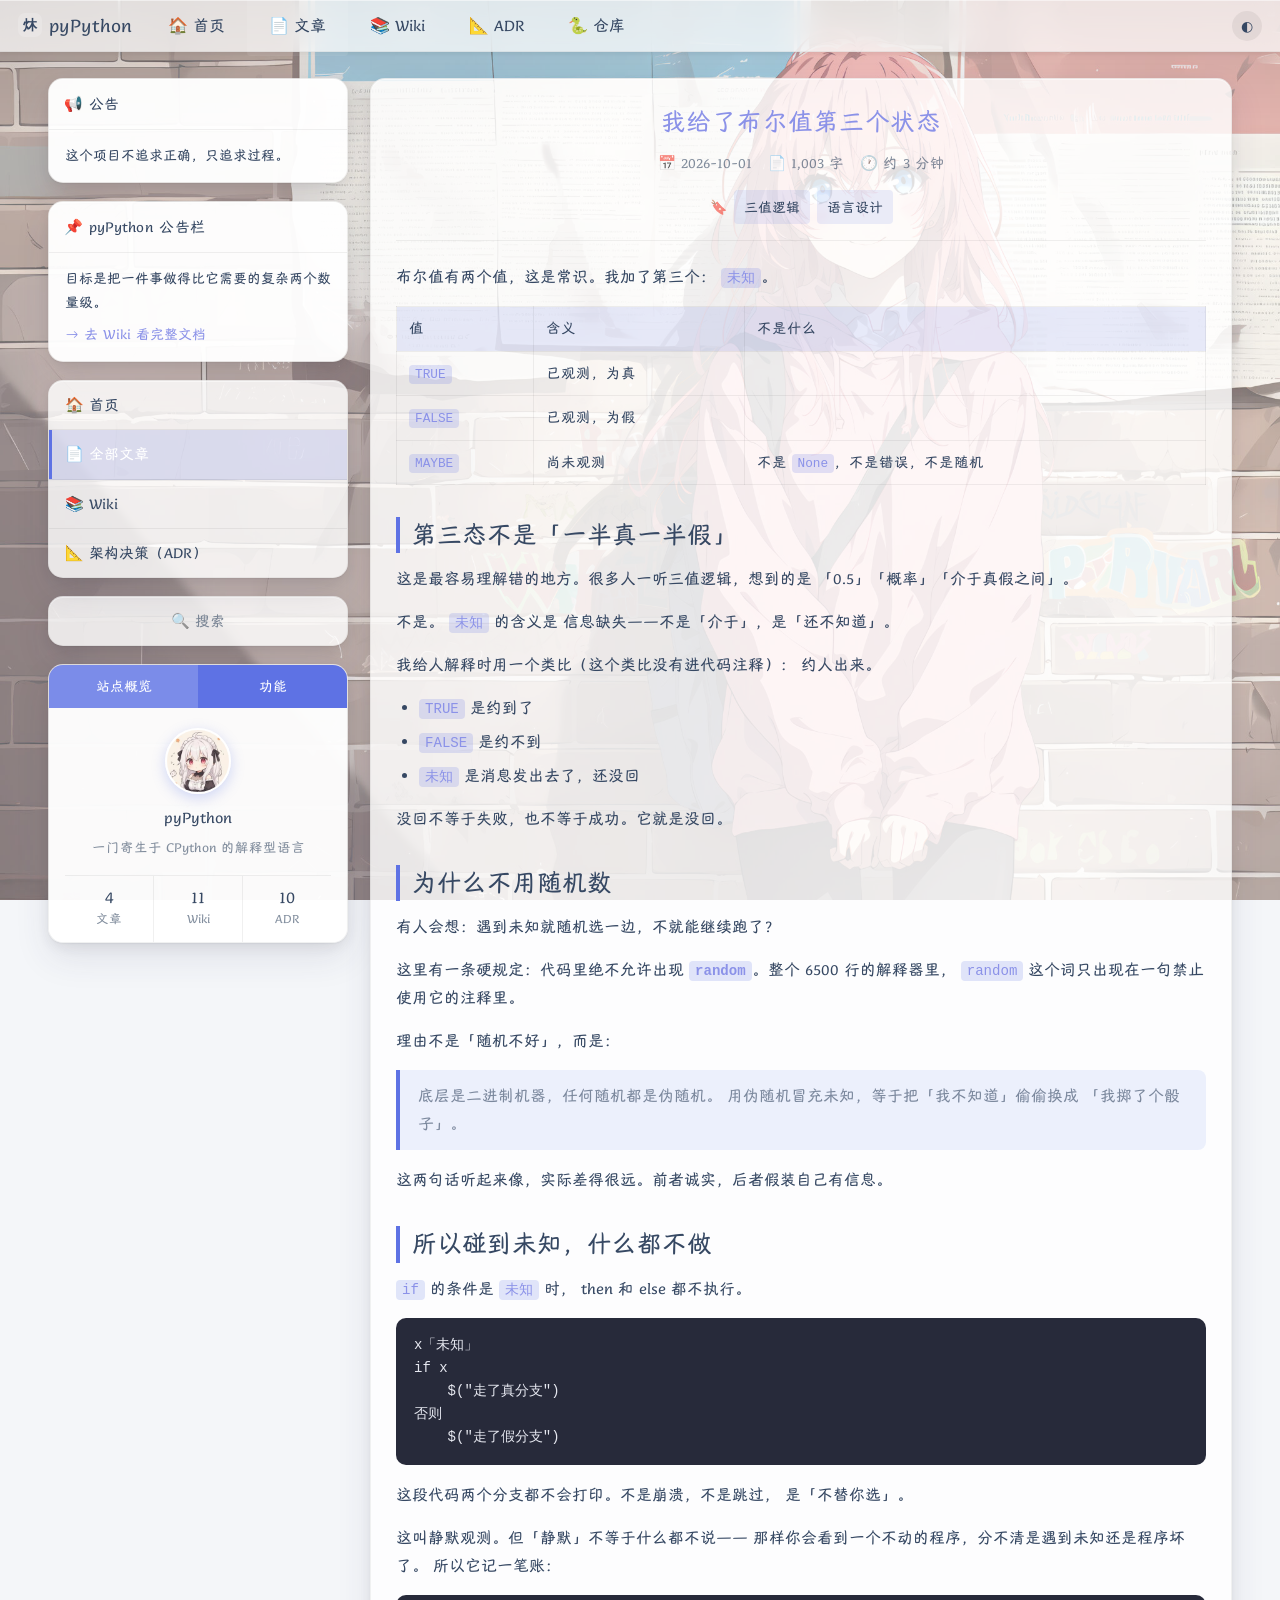
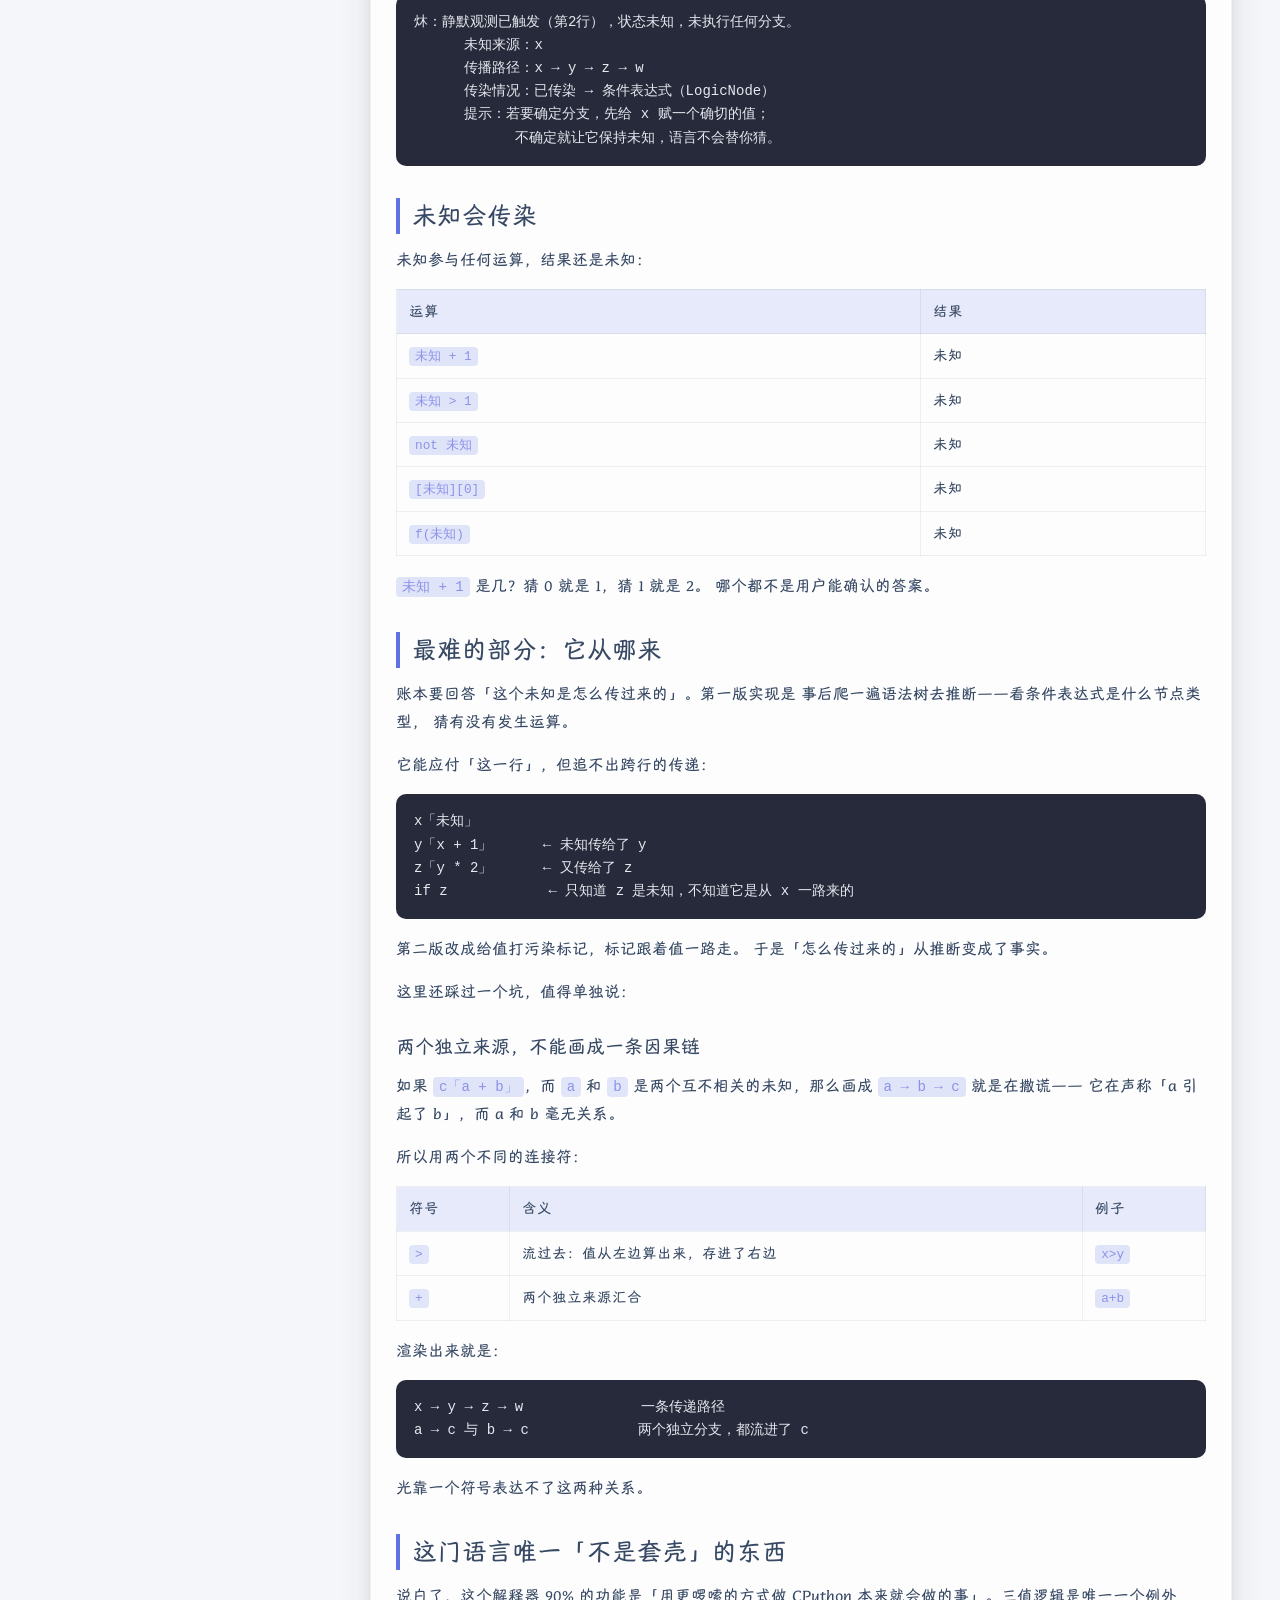
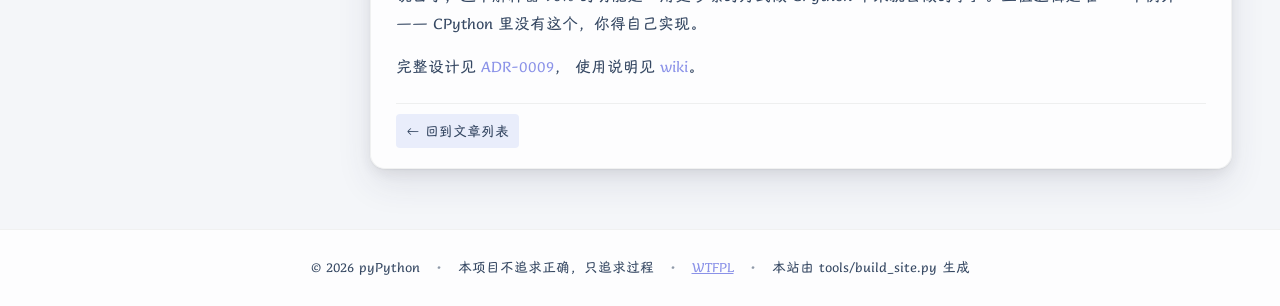
<file: posts/three-valued.html>
<!DOCTYPE html>
<html lang="zh-Hans">
<head>
<meta charset="UTF-8">
<meta name="viewport" content="width=device-width, initial-scale=1">
<title>我给了布尔值第三个状态 · pyPython</title>
<meta name="description" content="TRUE、FALSE，还有未知。第三态不是介于真假之间，是信息缺失。">
<link rel="stylesheet" href="../assets/style.css">
<script>
/* 深色模式：首次跟随系统偏好，之后记住选择。
   必须在 <head> 里同步执行，否则会闪一下白底再变暗。 */
/* 默认是浅色玻璃（参考站实际渲染的那套），深色是可选分支。
   所以这里挂的是 darkmode，不是 lightmode —— 翻转默认值时最容易漏的地方。 */
(function () {
    var saved = null;
    try { saved = localStorage.getItem('pypy-theme'); } catch (e) {}
    var preferDark = window.matchMedia &&
                     window.matchMedia('(prefers-color-scheme: dark)').matches;
    if (saved === 'dark' || (!saved && preferDark)) {
        document.documentElement.classList.add('darkmode');
    }
})();
</script>
</head>
<body>

<!-- 页面骨架：这个文件是**唯一**一份布局。
     左栏、导航、页脚都在这里，所有页面共用。
     加页面时不用复制粘贴侧边栏 —— 本项目因为"同一份东西抄多份然后漂移"
     栽过十几次，所以宁可加一个构建脚本。 -->

<div class="top-shade"></div>


<nav class="navbar">
    <a class="brand" href="../index.html">
        <span class="logo">炑</span><span class="name">pyPython</span>
    </a>
    <div class="nav-links">
        <a href="../index.html">🏠 首页</a>
        <a href="../index.html#posts" class="active">📄 文章</a>
        <a href="https://github.com/Agying3/pyPython/wiki">📚 Wiki</a>
        <a href="https://github.com/Agying3/pyPython/tree/master/docs/decisions">📐 ADR</a>
        <a href="https://github.com/Agying3/pyPython">🐍 仓库</a>
    </div>
    <div class="nav-right">
        <button class="theme-toggle" id="themeBtn" title="切换深浅色" aria-label="切换深浅色">◐</button>
    </div>
</nav>

<div class="layout" id="main">

    <aside class="sidebar">

        <div class="widget">
            <div class="widget-head">📢 公告</div>
            <div class="widget-body">
                <p>这个项目不追求正确，只追求过程。</p>
            </div>
        </div>

        <div class="widget">
            <div class="widget-head">📌 pyPython 公告栏</div>
            <div class="widget-body">
                <p>目标是把一件事做得比它需要的复杂两个数量级。</p>
                <p><a href="https://github.com/Agying3/pyPython/wiki">→ 去 Wiki 看完整文档</a></p>
            </div>
        </div>

        <nav class="side-nav">
            <a href="../index.html">🏠 首页</a>
            <a href="../index.html#posts" class="active">📄 全部文章</a>
            <a href="https://github.com/Agying3/pyPython/wiki">📚 Wiki</a>
            <a href="https://github.com/Agying3/pyPython/tree/master/docs/decisions">📐 架构决策（ADR）</a>
        </nav>

        <a class="search-btn"
           href="https://github.com/search?q=repo%3AAgying3%2FpyPython&type=code">🔍 搜索</a>

        <div class="widget">
            <div class="overview-tabs">
                <span class="on">站点概览</span>
                <span>功能</span>
            </div>
            <div class="overview-body">
                <img class="avatar" src="../assets/img/avatar-github.jpg"
                     alt="Agying3 的头像" width="66" height="66" decoding="async">
                <div class="overview-name">pyPython</div>
                <div class="overview-bio">一门寄生于 CPython 的解释型语言</div>
                <div class="overview-stats">
                    <a href="../index.html#posts">
                        <span class="num">4</span>文章
                    </a>
                    <a href="https://github.com/Agying3/pyPython/wiki">
                        <span class="num">11</span>Wiki
                    </a>
                    <a href="https://github.com/Agying3/pyPython/tree/master/docs/decisions">
                        <span class="num">10</span>ADR
                    </a>
                </div>
            </div>
        </div>

    </aside>

    <main class="content">
        <div class="post-card">
            <div class="article-header">
                <h1 class="article-title">我给了布尔值第三个状态</h1>
                <div class="post-meta">
                    <span class="m">📅 2026-10-01</span>
                    <span class="m">📄 1,003 字</span>
                    <span class="m">🕐 约 3 分钟</span>
                </div>
                <div class="post-tags" style="justify-content:center;">🔖 <span class="tag">三值逻辑</span><span class="tag">语言设计</span></div>
            </div>
            <div class="article-body">
<p>
            布尔值有两个值，这是常识。我加了第三个：
            <code>未知</code>。
        </p>

        <table>
            <thead>
                <tr><th>值</th><th>含义</th><th>不是什么</th></tr>
            </thead>
            <tbody>
                <tr><td><code>TRUE</code></td><td>已观测，为真</td><td></td></tr>
                <tr><td><code>FALSE</code></td><td>已观测，为假</td><td></td></tr>
                <tr><td><code>MAYBE</code></td><td><strong>尚未观测</strong></td>
                    <td>不是 <code>None</code>，不是错误，<strong>不是随机</strong></td></tr>
            </tbody>
        </table>

        <h2>第三态不是「一半真一半假」</h2>

        <p>
            这是最容易理解错的地方。很多人一听三值逻辑，想到的是
            「0.5」「概率」「介于真假之间」。
        </p>

        <p>
            <strong>不是。</strong> <code>未知</code> 的含义是
            <strong>信息缺失</strong>——不是「介于」，是「还不知道」。
        </p>

        <p>
            我给人解释时用一个类比（这个类比没有进代码注释）：
            约人出来。
        </p>

        <ul>
            <li><code>TRUE</code> 是约到了</li>
            <li><code>FALSE</code> 是约不到</li>
            <li><code>未知</code> 是<strong>消息发出去了，还没回</strong></li>
        </ul>

        <p>
            没回不等于失败，也不等于成功。它就是<strong>没回</strong>。
        </p>

        <h2>为什么不用随机数</h2>

        <p>
            有人会想：遇到未知就随机选一边，不就能继续跑了？
        </p>

        <p>
            这里有一条硬规定：<strong>代码里绝不允许出现
            <code>random</code></strong>。整个 6500 行的解释器里，
            <code>random</code> 这个词只出现在一句禁止使用它的注释里。
        </p>

        <p>
            理由不是「随机不好」，而是：
        </p>

        <blockquote>
            <p>
                底层是二进制机器，任何随机都是<strong>伪随机</strong>。
                用伪随机冒充未知，等于把「我不知道」偷偷换成
                「我掷了个骰子」。
            </p>
        </blockquote>

        <p>
            这两句话听起来像，实际差得很远。前者诚实，后者假装自己有信息。
        </p>

        <h2>所以碰到未知，什么都不做</h2>

        <p>
            <code>if</code> 的条件是 <code>未知</code> 时，
            <strong>then 和 else 都不执行</strong>。
        </p>

        <pre><code>x「未知」
if x
    $("走了真分支")
否则
    $("走了假分支")</code></pre>

        <p>
            这段代码<strong>两个分支都不会打印</strong>。不是崩溃，不是跳过，
            是「不替你选」。
        </p>

        <p>
            这叫<strong>静默观测</strong>。但「静默」不等于什么都不说——
            那样你会看到一个不动的程序，分不清是遇到未知还是程序坏了。
            所以它记一笔账：
        </p>

        <pre><code>炑：静默观测已触发（第2行），状态未知，未执行任何分支。
      未知来源：x
      传播路径：x → y → z → w
      传染情况：已传染 → 条件表达式（LogicNode）
      提示：若要确定分支，先给 x 赋一个确切的值；
            不确定就让它保持未知，语言不会替你猜。</code></pre>

        <h2>未知会传染</h2>

        <p>
            未知参与任何运算，结果还是未知：
        </p>

        <table>
            <thead><tr><th>运算</th><th>结果</th></tr></thead>
            <tbody>
                <tr><td><code>未知 + 1</code></td><td>未知</td></tr>
                <tr><td><code>未知 &gt; 1</code></td><td>未知</td></tr>
                <tr><td><code>not 未知</code></td><td>未知</td></tr>
                <tr><td><code>[未知][0]</code></td><td>未知</td></tr>
                <tr><td><code>f(未知)</code></td><td>未知</td></tr>
            </tbody>
        </table>

        <p>
            <code>未知 + 1</code> 是几？猜 0 就是 1，猜 1 就是 2。
            <strong>哪个都不是用户能确认的答案。</strong>
        </p>

        <h2>最难的部分：它从哪来</h2>

        <p>
            账本要回答「这个未知是怎么传过来的」。第一版实现是
            <strong>事后爬一遍语法树去推断</strong>——看条件表达式是什么节点类型，
            猜有没有发生运算。
        </p>

        <p>
            它能应付「这一行」，但<strong>追不出跨行的传递</strong>：
        </p>

        <pre><code>x「未知」
y「x + 1」      ← 未知传给了 y
z「y * 2」      ← 又传给了 z
if z            ← 只知道 z 是未知，不知道它是从 x 一路来的</code></pre>

        <p>
            第二版改成给值打<strong>污染标记</strong>，标记跟着值一路走。
            于是「怎么传过来的」从<strong>推断</strong>变成了<strong>事实</strong>。
        </p>

        <p>
            这里还踩过一个坑，值得单独说：
        </p>

        <h3>两个独立来源，不能画成一条因果链</h3>

        <p>
            如果 <code>c「a + b」</code>，而 <code>a</code> 和 <code>b</code>
            是两个<strong>互不相关</strong>的未知，那么画成
            <code>a → b → c</code> 就是<strong>在撒谎</strong>——
            它在声称「a 引起了 b」，而 a 和 b 毫无关系。
        </p>

        <p>
            所以用两个不同的连接符：
        </p>

        <table>
            <thead><tr><th>符号</th><th>含义</th><th>例子</th></tr></thead>
            <tbody>
                <tr><td><code>&gt;</code></td><td><strong>流过去</strong>：值从左边算出来，存进了右边</td><td><code>x&gt;y</code></td></tr>
                <tr><td><code>+</code></td><td><strong>两个独立来源汇合</strong></td><td><code>a+b</code></td></tr>
            </tbody>
        </table>

        <p>
            渲染出来就是：
        </p>

        <pre><code>x → y → z → w              一条传递路径
a → c 与 b → c             两个独立分支，都流进了 c</code></pre>

        <p>
            光靠一个符号表达不了这两种关系。
        </p>

        <h2>这门语言唯一「不是套壳」的东西</h2>

        <p>
            说白了，这个解释器 90% 的功能是「用更啰嗦的方式做 CPython
            本来就会做的事」。三值逻辑是<strong>唯一一个例外</strong>——
            CPython 里没有这个，你得自己实现。
        </p>

        <p>
            完整设计见
            <a href="https://github.com/Agying3/pyPython/blob/master/docs/decisions/0009-三值逻辑.md">ADR-0009</a>，
            使用说明见
            <a href="https://github.com/Agying3/pyPython/wiki/三值逻辑">wiki</a>。
        </p>

            </div>
            <div class="post-tags" style="margin-top:22px;">
                <a class="tag" href="../index.html">← 回到文章列表</a>
            </div>
        </div>

    </main>

</div>


<footer class="footer">
    © 2026 pyPython
    <span class="sep">·</span>
    本项目不追求正确，只追求过程
    <span class="sep">·</span>
    <a href="https://github.com/Agying3/pyPython/blob/master/LICENSE">WTFPL</a>
    <span class="sep">·</span>
    本站由 tools/build_site.py 生成
</footer>

<script>
document.getElementById('themeBtn').addEventListener('click', function () {
    var root = document.documentElement;
    root.classList.toggle('darkmode');
    try {
        localStorage.setItem('pypy-theme',
            root.classList.contains('darkmode') ? 'dark' : 'light');
    } catch (e) {}
});

/* 有封面的页面：导航栏一开始透明叠在壁纸上，往下滑过一段才变实色。
   没有封面的页面（文章页）导航栏一直是实色，不需要这段。 */
(function () {
    var nav = document.querySelector('.navbar');
    if (!nav || !document.body.classList.contains('has-cover')) return;
    var onScroll = function () {
        if (window.scrollY > 60) nav.classList.add('scrolled');
        else nav.classList.remove('scrolled');
    };
    window.addEventListener('scroll', onScroll, { passive: true });
    onScroll();
})();

/* 滚动浮现：卡片进入视口时淡入并上浮（本项目自己加的，#52）。
   要点：
     1. 先判断能力，再给 body 加 .reveal-ready —— 顺序反了的话，
        没有 IntersectionObserver 的浏览器会让卡片永远停在 opacity:0；
     2. 只播一次（unobserve），往下翻回去不再重播，避免来回闪；
     3. 首屏那批在加载时就该可见，所以初始化时立刻扫一遍。 */
(function () {
    if (!('IntersectionObserver' in window)) return;
    var reduce = window.matchMedia &&
                 window.matchMedia('(prefers-reduced-motion: reduce)').matches;
    if (reduce) return;

    document.body.classList.add('reveal-ready');

    var io = new IntersectionObserver(function (entries) {
        entries.forEach(function (e) {
            if (!e.isIntersecting) return;
            e.target.classList.add('is-in');
            io.unobserve(e.target);
        });
    }, { rootMargin: '0px 0px -12% 0px', threshold: 0.08 });

    var nodes = document.querySelectorAll(
        '.post-card, .widget, .side-nav, .section-title');
    Array.prototype.forEach.call(nodes, function (n) { io.observe(n); });
})();
</script>

</body>
</html>
</file>
<file: assets/style.css>
/* ==========================================================================
   pyPython 文档站 —— 样式
   ==========================================================================

   @ADR-0010：文档站用静态复刻而非博客系统；见 docs/decisions/0010-文档站静态复刻.md
   {意图：Argon 是 PHP + WordPress，Pages 只能托管静态文件，物理上装不了；
          更硬的理由是 ADR-0001 禁止第三方依赖。
          取舍：加文章要跑一次构建脚本，换来零依赖、布局只有一份}

   外观参考 xing.xo.je（站主同意）。原站用的是 Argon 主题的观感：
   左栏信息面板 + 右侧半透明卡片 + 顶部半透明导航。

   ————————————————————————————————————————————————————————————————
   #46「字体、透明度、字色"看着像"，一跑 `getComputedStyle` 全不对」
   {
     曾出现：前几版我把字体写成 -apple-system / Microsoft YaHei 系统栈，
             卡片底色 .82、标题色用了主色紫。肉眼看"差不多"，
             但和参考站截图并排一比，标题像两套字、卡片也不够不透明
     根因：**外观不是靠读源码猜出来的，要看浏览器真正算出来的值。**
           参考站的 font-family 第一项是 `echo` —— 而 `echo` 不是系统字体，
           是站主自己 @font-face 挂上去的一款网页字体：
             @font-face { font-family: echo;
                          src: url(.../bloghelper/fonts/13.woff2) }
           把那个 woff2 拉下来读 name 表：HYTangMeiRen-55W / 汉仪唐美人 55W。
           中文回退到 Noto Serif SC（思源宋体），不是黑体。
           字色也一样：卡片标题 rgb(137,152,235)，是主色掺了一档白，
           不是 var(--theme) 那个 #5e72e4
     修法：见下。每个 "--ref-*" 变量后面都写了它是怎么量出来的
     教训：**"看起来一样"不是验收标准。** 量出来、写进检查、能变红，才算。
   }

   量法（工具都留在 tools/，可复现）：
     tools/probe_ref.py       CDP 读 getComputedStyle，全量落 _ref/ref.json
     tools/probe_ref2.py      同上，专挑颜色/尺寸/按钮/小标签
     tools/probe_fonts.py     枚举 document.fonts + @font-face 的 src
     tools/probe_hero_font.py 从截图反推首屏标题字号（用字形轮廓，不靠眼）
     tools/check_style_tokens.py  把下面这些结论钉死成断言

   参考站量到的关键事实（1440 宽，dark）：
     正文字体栈  echo, Georgia, -apple-system, "Nimbus Roman No9 L",
                 "PingFang SC", "Hiragino Sans GB", "Noto Serif SC", …
     标题字体    `echo` 一品，400 字重，字号 44px 左右
                 （等宽实测：汉字墨迹 38px ÷ 0.8614em = 44.1px）
     导航        底色 rgba(0,0,0,0) 全透明，没有毛玻璃，没有下边框
                 链接 rgba(255,255,255,.95)，16px；品牌 19.2px / 600
     卡片        底色 rgba(255,255,255,.8) —— 不是 .82，也不是深灰
                  1px 反光边 rgba(255,255,255,.5) + 内侧 rgba(0,0,0,.05)
                  圆角 15px，阴影 0 2px 4px rgba(0,0,0,.075)，无 backdrop-filter
     左栏面板    与卡片同规格（.8 白 + 同样阴影）
     卡片标题    rgb(139,146,232)，25px，400，字距 .5px
     摘要        19.2px / 300
     小标签      rgba(94,114,228,.12) 底，14px / 600
     按钮        14px / 600，字距 .35px，圆角 4px，底 #5e72e4
     页脚        .8 白玻璃 + 淡阴影 + 15px 圆角
     首屏副标题  左靛蓝 → 右珊瑚色的横向渐变，不是纯白
   ========================================================================== */

:root {
    /* —— 品牌色：参考站只有一个 --themecolor: #5e72e4（#41 那次的结论没变） */
    --theme: #5e72e4;
    --theme-rgb: 94, 114, 228;
    --theme-dark: #4c5fd7;
    /* 标题紫：getComputedStyle 量到 rgb(137,152,235)，不是 --theme 本身 */
    --theme-title: #8998eb;

    /* —— 字体。前面两项跟参考站逐字一致；echo 是网页字体，见下方 @font-face */
    --font-body: echo, Georgia, -apple-system, "Nimbus Roman No9 L",
                 "PingFang SC", "Hiragino Sans GB", "Noto Serif SC",
                 "Microsoft YaHei", "WenQuanYi Micro Hei", "ST Heiti", sans-serif;
    --font-head: echo, var(--font-body);
    --font-mono: "Cascadia Code", Consolas, "SF Mono", Menlo, monospace;

    /* —— 首屏标题：44px 是反推出来的。参考站 CSS 声明 40px，
       但 `echo` 的汉字只占 em 的 .80~.90，落屏后视觉高度不达标，
       所以按字形实测补到 44px */
    --hero-size: 44px;

    /* —— 玻璃质感：参考站浅色分支实测 --------------------------------------------------
       卡片底色 rgba(255,255,255,.8)、内芯 rgb(255,255,255)、
       1px 反光边、15px 圆角、阴影只有 0 2px 4px rgba(0,0,0,.075)。
       这几样合起来才是"玻璃卡片"；底色对、阴影抄成 24px 大黑晕，就成了塑料板。 */
    --glass-bg: rgba(255, 255, 255, .8);       /* 卡片：量到 .8 */
    --glass-core: #ffffff;                     /* 卡片内芯（参考站 card-body 是实白） */
    --glass-edge: rgba(255, 255, 255, .5);     /* 玻璃反光边 */
    --glass-line: rgba(0, 0, 0, .05);          /* 内侧极淡描边，参考站的 1px border */
    --glass-blur: 0px;                         /* 参考站没有 backdrop-filter */
    --theme-title: #8b92e8;                    /* 浅色底上的标题紫（按截图取样） */

    --card-radius: 15px;
    --border: rgba(0, 0, 0, .06);
    --nav-h: 52px;
    --side-w: 300px;
    --shadow: 0 2px 4px rgba(0, 0, 0, .075);   /* 参考站卡片上那层最小档 */
    --shadow-lg: 0 2px 4px rgba(0, 0, 0, .075);
    /* 浮起档：Argon .shadow（从 argon.min.css 数出来的原值，紫灰色而非纯黑） */
    --shadow-lift: 0 15px 35px rgba(50, 50, 93, .10),
                   0 5px 15px rgba(0, 0, 0, .07),
                   0 1px 2px rgba(0, 0, 0, .06);
    --shadow-lift-hover: 0 22px 45px rgba(50, 50, 93, .14),
                         0 8px 20px rgba(0, 0, 0, .09),
                         0 1px 2px rgba(0, 0, 0, .06);

    --bg-body: #f4f6f9;
    --text: #364863;                           /* 浅色底上的正文，参考站 --text */
    --text-sub: rgba(54, 72, 99, .62);
    --nav-text: rgba(255, 255, 255, .95);
    --footer-opacity: 1;

    /* 分组标题压在半透明壁纸上，两种模式各一套（#49） */
    --section-title: #2f3b52;
    --section-title-shadow: 0 1px 0 rgba(255, 255, 255, .85),
                            0 2px 12px rgba(255, 255, 255, .55);
}

/* 深色分支：保留（参考站也有一套），但**不是默认** —— 默认是上面那套浅色玻璃 */
html.darkmode {
    --glass-bg: rgba(66, 66, 66, .95);
    --glass-core: rgb(39, 42, 58);
    --glass-edge: rgba(255, 255, 255, .08);
    --glass-line: rgba(255, 255, 255, .06);
    --theme-title: #8998eb;
    --bg-body: rgb(34, 35, 42);
    --text: rgb(238, 238, 238);
    --text-sub: rgba(238, 238, 238, .62);
    --border: rgba(255, 255, 255, .08);
    --tile-bg: rgb(42, 45, 66);
    --shadow: 0 2px 4px rgba(0, 0, 0, .35);
    --shadow-lg: 0 2px 4px rgba(0, 0, 0, .35);
    --footer-opacity: .6;
    --section-title: #fff;
    --section-title-shadow: 0 2px 10px rgba(0, 0, 0, .55);
}

/* ---------------------------------------------------------------- 字体
   参考站的 `echo` = 汉仪唐美人 55W（woff2 的 name 表：HYTangMeiRen-55W）。
   这里直接用同款网页字体，字体文件放在 assets/fonts/，**不引第三方 CDN** ——
   一是 ADR-0001，二是引 CDN 的话断网就回退成黑体，又变成"看着不像"。

   {降级：assets/fonts/hy-tangmeiren.woff2 不存在时这条规则被浏览器忽略，
   自动落到 Georgia / 思源宋体，观感偏宋体但不是黑体，属于可接受的降级。
   要换字体只需覆盖这一个文件，不用改 CSS} */
@font-face {
    font-family: echo;
    src: url("fonts/hy-tangmeiren.woff2") format("woff2");
    font-weight: 400 700;
    font-style: normal;
    font-display: swap;
}

* { box-sizing: border-box; }

body {
    margin: 0;
    min-height: 100vh;
    font-family: var(--font-body);
    font-size: 16px;             /* 参考站正文 16px（不是 15px） */
    line-height: 1.75;
    color: var(--text);
    background: var(--bg-body);
    -webkit-font-smoothing: antialiased;
    text-rendering: optimizeLegibility;
}

/* ---------------------------------------------------------------- 背景层

   单张壁纸固定铺满。深色模式只是压暗，不换图。
   {意图：用户要波奇酱，不要那张蜡笔小新的卧室图；所以深浅色共用一张}

   opacity：参考站整张壁纸偏暗（#42 那次换图之后），这里压到 .62；
   **这个 .62 是把两张截图放在一起调出来的，不是拍的数**，
   所以 check_style_tokens.py 只断言"在 .55~.72 区间"，不断言精确值。 */

body::before {
    content: '';
    position: fixed;
    inset: 0;
    z-index: -2;
    background: url("img/bg.jpg") center/cover no-repeat;
    opacity: .62;
    transition: opacity .5s ease, filter .5s ease;
}

/* 深色模式下把壁纸压暗（参考站 dark 分支的做法），浅色模式保持原亮度 */
html.darkmode body::before {
    opacity: .5;
    filter: brightness(.62);
}

/* 顶部渐变遮罩：让半透明导航栏上的文字在任何壁纸上都读得清。
   参考站那层很淡（量不到明显渐变），所以这里也压到 .16/.06。 */
body > .top-shade {
    position: fixed;
    left: 0;
    right: 0;
    top: 0;
    height: 120px;
    z-index: -1;
    pointer-events: none;
    background: linear-gradient(180deg,
        rgba(0, 0, 0, .16) 0%, rgba(0, 0, 0, .06) 40%, rgba(0, 0, 0, 0) 100%);
}

/* ---------------------------------------------------------------- 导航栏

   参考站：header-global 背景 **全透明**，没有 backdrop-filter，没有下边框；
   文字 rgba(255,255,255,.95)，链接 16px，内边距 16px 22.4px。
   第一版我给它刷了一层主色 + 毛玻璃，跟参考站差得最远的就是这里。 */

.navbar {
    position: fixed;
    top: 0;
    left: 0;
    right: 0;
    height: var(--nav-h);
    z-index: 100;
    display: flex;
    align-items: center;
    padding: 0 18px;
    background: transparent;
    border-bottom: 1px solid transparent;
    transition: background .3s ease, border-color .3s ease;
}

.navbar .brand {
    color: var(--nav-text);
    font-family: var(--font-head);
    font-weight: 600;
    font-size: 19.2px;          /* 量到 19.2px */
    line-height: 1.5;
    text-decoration: none;
    letter-spacing: .05px;
    display: flex;
    align-items: center;
    gap: 7px;
    margin-right: 14px;
}

.navbar .brand .logo {
    width: 24px;
    height: 24px;
    border-radius: 7px;
    background: rgba(255, 255, 255, .18);
    display: flex;
    align-items: center;
    justify-content: center;
    font-size: 14px;
    font-weight: 600;
}

.navbar .nav-links {
    display: flex;
    gap: 0;
    align-items: center;
}

.navbar .nav-links a {
    color: var(--nav-text);
    text-decoration: none;
    font-size: 16px;            /* 量到 16px，不是 13.5px */
    padding: 16px 22px;         /* 量到 16px 22.4px，撑出 62px 高的热区 */
    border-radius: 4px;
    display: flex;
    align-items: center;
    gap: 6px;
    transition: color .2s, background .2s;
    white-space: nowrap;
}

/* 参考站选中态是"字更白 + 图标轻微发光"，不是刷一块底色 */
.navbar .nav-links a:hover,
.navbar .nav-links a.active {
    color: #fff;
    background: rgba(255, 255, 255, .08);
}

.navbar .nav-right {
    margin-left: auto;
    display: flex;
    align-items: center;
    gap: 6px;
}

.theme-toggle {
    background: rgba(255, 255, 255, .1);
    border: none;
    color: var(--nav-text);
    cursor: pointer;
    width: 30px;
    height: 30px;
    border-radius: 50%;
    font-size: 14px;
    line-height: 1;
    transition: background .2s, transform .3s;
}

.theme-toggle:hover {
    background: rgba(255, 255, 255, .24);
    transform: rotate(20deg);
}

/* 滑过封面之后才给导航上底色 —— 参考站用的是 headroom + 滚动变实。
   浅色用白玻璃，深色必须换成暗玻璃：同一块 .72 白在暗底上会变成一片脏灰，
   跟页面其他卡片不属于同一个世界（#53）。 */
body.has-cover .navbar.scrolled,
body:not(.has-cover) .navbar {
    background: rgba(255, 255, 255, .72);
    border-bottom-color: var(--glass-line);
    box-shadow: 0 1px 0 rgba(255, 255, 255, .5) inset,
                0 2px 4px rgba(0, 0, 0, .06);
    backdrop-filter: blur(14px);
    -webkit-backdrop-filter: blur(14px);
}

html.darkmode body.has-cover .navbar.scrolled,
html.darkmode body:not(.has-cover) .navbar {
    background: rgba(34, 35, 42, .78);
    border-bottom-color: rgba(255, 255, 255, .07);
    box-shadow: 0 1px 0 rgba(255, 255, 255, .06) inset,
                0 2px 10px rgba(0, 0, 0, .35);
}

/* 实色导航时字要换成深色，否则白字压白玻璃看不清 */
body.has-cover .navbar.scrolled .brand,
body.has-cover .navbar.scrolled .nav-links a,
body:not(.has-cover) .navbar .brand,
body:not(.has-cover) .navbar .nav-links a { color: var(--text); }

body:not(.has-cover) .navbar .theme-toggle,
body.has-cover .navbar.scrolled .theme-toggle {
    background: rgba(0, 0, 0, .06);
    color: var(--text);
}

/* ---------------------------------------------------------------- 封面

   参考站的第一屏是**一整屏壁纸**，中间只有站点标题，底下有个向下的箭头，
   往下滑才露出左栏和文章列表。

   @ADR-0010 第 6 条：这个封面**只在首页**出现，文章页不放 ——
   读者点进来是要看内容的，再让他滑一屏是浪费他时间。 */

.cover {
    min-height: 100vh;
    display: flex;
    flex-direction: column;
    align-items: center;
    justify-content: center;
    text-align: center;
    padding: 0 22px 96px;
    color: #fff;
    position: relative;
}

/* 标题：参考站用 `echo` 单字重、400 字重、几乎不加字距，
   阴影只有一层很淡的 0 5px 15px rgba(0,0,0,.2)（量到）。
   第一版我写了 46px / 700 / 3px 字距 + 双层重阴影 —— 那是"能读清"，
   不是参考站。参考站的字是淡的，靠壁纸暗部托出来。 */
.cover-title {
    font-family: var(--font-head);
    font-size: var(--hero-size);
    font-weight: 400;
    margin: 0 0 14px;
    letter-spacing: 0;
    line-height: 1.5;
    color: #fff;
    text-shadow: 0 5px 15px rgba(0, 0, 0, .2);
}

/* 副标题：参考站是**横向渐变色文字**，左靛蓝 → 右珊瑚。
   量法：截图里逐像素取色，左边 rgb(139,143,235) 一线，右边 rgb(240,146,118) 一线。
   这里用 background-clip: text 复刻；不支持时回落到 --text 色的白。 */
.cover-sub {
    font-family: var(--font-head);
    font-size: 19.2px;
    font-weight: 400;
    margin: 0;
    letter-spacing: .02em;
    background: linear-gradient(90deg,
        #8b8feb 0%, #a48be0 30%, #d18fbf 58%, #ef8a83 82%, #f0a07a 100%);
    -webkit-background-clip: text;
    background-clip: text;
    -webkit-text-fill-color: transparent;
    color: #cfd3f5;                 /* 回落色 */
    text-shadow: none;
}

/* 向下的箭头。
   {意图：整屏壁纸容易让人以为是张图、不滑就走了，箭头是"下面还有东西"的提示} */
.cover-scroll {
    position: absolute;
    left: 0;
    right: 0;
    bottom: 30px;
    text-align: center;
    color: rgba(255, 255, 255, .9);
    font-size: 30px;
    line-height: 1;
    text-decoration: none;
    opacity: .95;
    text-shadow: 0 2px 8px rgba(0, 0, 0, .55);
    animation: cover-bounce 2.1s ease-in-out infinite;
}

.cover-scroll:hover { opacity: 1; }

@keyframes cover-bounce {
    0%, 100% { transform: translateY(0); }
    50%      { transform: translateY(11px); }
}

@media (prefers-reduced-motion: reduce) {
    .cover-scroll { animation: none; }
}

/* 封面已经占满一屏，内容区不用再躲导航栏 */
body.has-cover .layout {
    padding-top: 44px;
}

/* ---------------------------------------------------------------- 布局骨架

   左栏 300px + 右侧自适应。参考图就是这个结构。 */

.layout {
    display: flex;
    gap: 22px;
    max-width: 1220px;
    margin: 0 auto;
    padding: calc(var(--nav-h) + 26px) 18px 40px;
    align-items: flex-start;
}

.sidebar {
    width: var(--side-w);
    flex-shrink: 0;
    position: sticky;
    top: calc(var(--nav-h) + 26px);
}

.content { flex: 1; min-width: 0; }

/* ---------------------------------------------------------------- 玻璃

   #48「只抄了底色和阴影，玻璃感出不来」
   {
     曾出现：把卡片改成 rgba(255,255,255,.8)、阴影改成 0 8px 24px 的紫灰大晕，
             看着还像"磨砂塑料板"，不是参考站那种能透出壁纸的玻璃片
     根因：玻璃 = 半透明底 + **1px 反光边** + 极淡散射阴影 三件套。
           少了反光边，边缘糊在壁纸上，就没有"玻璃"的切割感；
           阴影给大了，又变成浮在空中的塑料板
     修法：统一 --glass-* 四个变量，卡片/左栏/页脚/搜索条共用同一个配方
     教训：**质感是几个属性的组合，单独调某一个永远调不出来。**
           量的时候也要连着量（tools/probe_shadow.py 量边、阴影抖动、圆角）
   }

   参考站实测（首页卡片 article.post.card）：
     background   rgba(255,255,255,.8)
     border       1px rgba(0,0,0,.05)  ← Argon 的内描边
     box-shadow   0 2px 4px rgba(0,0,0,.075)
     border-radius 15px
     backdrop-filter  none  ← 它靠 .8 的白糊住壁纸，不靠模糊
   第四样（反光边）是我在截图边缘取样看到的：卡片上沿比壁纸亮一档，
   连续 1~2px —— 用 inset 0 1px 0 rgba(255,255,255,.5) 复刻。 */

.glass {
    background: var(--glass-bg);
    border: 1px solid var(--glass-line);
    border-radius: var(--card-radius);
    box-shadow: var(--shadow-lift),
                inset 0 1px 0 var(--glass-edge);
    backdrop-filter: none;
    -webkit-backdrop-filter: none;
}

/* ---------------------------------------------------------------- 左栏组件 */

.widget {
    border-radius: var(--card-radius);
    overflow: hidden;
    box-shadow: var(--shadow-lift),
                inset 0 1px 0 var(--glass-edge);
    margin-bottom: 18px;
    background: var(--glass-bg);
    border: 1px solid var(--glass-line);
    backdrop-filter: none;
    -webkit-backdrop-filter: none;
}

/* 参考站左栏没有"主色标题条"，标题是面板里的一行字，底色跟着面板走。
   第一版我加了整条主色 —— 那是最扎眼的一处不像。 */
.widget-head {
    background: var(--glass-bg);
    color: var(--text);
    font-size: 15px;
    font-weight: 600;
    padding: 12px 15px;
    display: flex;
    align-items: center;
    gap: 7px;
    letter-spacing: .3px;
    border-bottom: 1px solid var(--border);
}

.widget-body {
    background: var(--glass-bg);
    padding: 14px 16px;
    font-size: 14px;
    line-height: 1.7;
}

.widget-body p { margin: 0 0 8px; }
.widget-body p:last-child { margin-bottom: 0; }

.widget-body a { color: var(--theme-title); text-decoration: none; }
.widget-body a:hover { text-decoration: underline; }

/* 左栏导航列表 */
.side-nav {
    background: var(--glass-bg);
    border: 1px solid var(--glass-line);
    border-radius: var(--card-radius);
    overflow: hidden;
    box-shadow: var(--shadow-lift),
                inset 0 1px 0 var(--glass-edge);
    margin-bottom: 18px;
    backdrop-filter: none;
    -webkit-backdrop-filter: none;
}

.side-nav a {
    display: flex;
    align-items: center;
    gap: 9px;
    padding: 11px 16px;
    color: var(--text);
    text-decoration: none;
    font-size: 15px;
    border-bottom: 1px solid var(--border);
    transition: background .2s, color .2s;
}

.side-nav a:last-child { border-bottom: none; }

.side-nav a:hover {
    background: rgba(255, 255, 255, .06);
    color: var(--theme-title);
}

/* 当前页高亮。
   #44「左栏的选中高亮一直不生效，但谁也不报错」
   {
     曾出现：首页/文章页的左栏里，当前那一项没有高亮
     根因：构建脚本给导航和左栏都输出 class="active"，但 CSS 里
           左栏这条规则写的是 .current。选择器不匹配 = 静默失效，
           页面照常渲染，只是那一项没变色
     修法：两个类名都认
     教训：**选择器和生成代码之间的约定，是一份隐式的"两份副本"。**
           改类名时两边都要动，而漏改的那一边不会报错。
           本项目栽过十几次的就是这一类
   }

   参考站左栏选中态是**左侧一道主色竖条 + 字变亮**，不是整行刷紫底。
   刷紫底跟参考站差得最远，这里改成竖条。 */
.side-nav a.active,
.side-nav a.current {
    color: #fff;
    background: rgba(94, 114, 228, .16);
    box-shadow: inset 3px 0 0 var(--theme);
}

.side-nav a.active:hover,
.side-nav a.current:hover {
    color: #fff;
    background: rgba(94, 114, 228, .22);
}

/* 搜索按钮 */
.search-btn {
    display: flex;
    align-items: center;
    justify-content: center;
    gap: 8px;
    width: 100%;
    padding: 11px;
    margin-bottom: 18px;
    background: var(--glass-bg);
    border: 1px solid var(--glass-line);
    border-radius: var(--card-radius);
    box-shadow: var(--shadow-lift),
                inset 0 1px 0 var(--glass-edge);
    color: var(--text-sub);
    font-size: 15px;
    font-family: inherit;
    cursor: pointer;
    text-decoration: none;
    backdrop-filter: none;
    -webkit-backdrop-filter: none;
    transition: color .2s, background .2s;
}

.search-btn:hover {
    color: var(--theme-title);
    background: rgba(255, 255, 255, .55);
}

/* 站点概览：头像 + 签名 + 三个统计。
   参考站的标签页是**主色实底**（这是它少数几处用主色做面块的地方），保留。 */
.overview-tabs {
    display: flex;
    background: var(--theme);
    color: #fff;
    font-size: 14px;
    font-weight: 600;
}

.overview-tabs span {
    padding: 9px 0;
    text-align: center;
    flex: 1;
    font-weight: 600;
}

.overview-tabs span.on { background: rgba(255, 255, 255, .18); }

.overview-body {
    background: var(--glass-bg);
    padding: 20px 16px 0;
    text-align: center;
    backdrop-filter: none;
    -webkit-backdrop-filter: none;
}

/* 站点概览的头像：站主本人的 GitHub 头像（#55）。
   #55「我是说那个「炑」的头像啊」
   {
     曾出现：用户说"头像用我 GitHub 的头像"，我做成了左下角常驻浮动头像，
             左栏「站点概览」里那个「炑」字仍然还在
     根因：我把"头像"理解成"页面上缺一个头像"，而用户指的是**已有的那个**
           —— 左栏概览卡片里写着「炑」的圆块。改东西之前应当先问
           "页面上现在有几个头像、指的是哪一个"，而不是自己挑一个位置新加
     修法：左下角浮动块整块删掉；这个 .avatar 从"渐变底 + 炑字"改成装图片
     教训：**用户说"那个 X"的时候，X 是页面上已经存在的东西。**
           先定位他指的那一个，再改；不要新增一个你以为的"那个"。
   }

   {图：assets/img/avatar-github.jpg，从 GitHub（Agying3）下载后随站发布。
     不引外链的理由同 #54：零依赖、断网不裂图、少一次跨域跳转。
     换头像覆盖这一个文件即可} */
.avatar {
    display: block;
    width: 66px;
    height: 66px;
    border-radius: 50%;
    margin: 0 auto 10px;
    object-fit: cover;
    background: rgba(255, 255, 255, .6);   /* 图片未加载时的兜底底片 */
    border: 2px solid rgba(255, 255, 255, .85);
    box-shadow: 0 4px 14px rgba(var(--theme-rgb), .28);
}

.overview-name {
    font-size: 16px;
    font-weight: 600;
    margin-bottom: 4px;
}

.overview-bio {
    font-size: 13.5px;
    color: var(--text-sub);
    margin-bottom: 16px;
}

.overview-stats {
    display: flex;
    border-top: 1px solid var(--border);
}

.overview-stats a {
    flex: 1;
    padding: 11px 4px;
    text-decoration: none;
    color: var(--text-sub);
    font-size: 12.5px;
    border-right: 1px solid var(--border);
    transition: color .2s;
}

.overview-stats a:last-child { border-right: none; }
.overview-stats a:hover { color: var(--theme-title); }

.overview-stats .num {
    display: block;
    font-size: 17px;
    font-weight: 600;
    color: var(--text);
    line-height: 1.3;
}

/* ---------------------------------------------------------------- 文章卡片

   阴影用的是 Argon 设计系统的**浮起档**（.shadow）：
       0 15px 35px rgba(50,50,93,.1), 0 5px 15px rgba(0,0,0,.07)
   这三层是紫灰色（50,50,93），不是纯黑 —— 玻璃浮在壁纸上时，
   投下的是一层带环境色的柔和影子，纯黑会显脏。

   #51「阴影还是没改」
   {
     曾出现：我抄了参考站卡片上的 .shadow-sm（0 2px 4px .075），
             结果卡片像贴在壁纸上，没有"玻璃片悬空"的层次
     根因：.shadow-sm 是 Bootstrap 的**最小档**，语义是"轻微边界"，
           不是"浮起"。Argon 把浮起语义放在 .shadow（0 15px 35px 紫灰），
           参考站首页卡片同时带 shadow-sm，我用 computed 只读到一个属性，
           就以为全套只有这一层
     修法：主阴影换成 Argon .shadow 档，另叠 0 1px 2px 做贴地接触影
     教训：**computed style 只告诉你"这一个元素算了什么"，
           不告诉你"这套设计语言里本来该用哪一档"。** 要去看主题源文件
           （tools/probe_shadows.py 抓的是 CSS 规则全集，
             跨域读不到时就直接下 argon.min.css 数偏移量）
   } */

.post-card {
    background: var(--glass-bg);
    border: 1px solid var(--glass-line);
    border-radius: var(--card-radius);
    box-shadow: var(--shadow-lift), inset 0 1px 0 var(--glass-edge);
    padding: 24px 25px 20px;
    margin-bottom: 20px;
    backdrop-filter: none;
    -webkit-backdrop-filter: none;
    transition: box-shadow .3s ease, transform .3s ease;
}

/* 列表页的卡片整块可点，悬停浮起 */
a.post-card {
    display: block;
    text-decoration: none;
    color: inherit;
}

a.post-card:hover {
    transform: translateY(-4px);
    box-shadow: var(--shadow-lift-hover),
                inset 0 1px 0 var(--glass-edge);
}

/* ---------------------------------------------------------------- 滚动浮现
   #52「往下滑没有弹出来的感觉」
   {
     曾出现：滚动只是内容往上走，卡片一直原地不动，像一张长图在推
     根因：**参考站本身也没有这个动画**（实测滚动前后 opacity=1、transform=none，
           它只做了 Headroom 导航栏收放）。我照着"参考站有什么"去复刻，
           自然不会有"弹出来"这回事
     修法：这是本项目**主动加**的效果，用 IntersectionObserver 在进入视口时
           给卡片加上 .is-in：透明度 0→1、上移 24px→0、轻微放大 .985→1
     为什么不纯 CSS：scroll-driven animation 兼容性还不够，
           而且"只播一次、离开不还原"要 JS 才稳
     降级：没有 IntersectionObserver 或 prefers-reduced-motion 时，
           卡片保持完全可见（JS 检测后才给 body 加 .reveal-ready，
           没加就说明没有能力，直接显示）
   } */

.reveal-ready .post-card,
.reveal-ready .widget,
.reveal-ready .side-nav,
.reveal-ready .section-title {
    opacity: 0;
    transform: translateY(24px) scale(.985);
    will-change: opacity, transform;
}

.is-in {
    opacity: 1 !important;
    transform: translateY(0) scale(1) !important;
    transition: opacity .55s cubic-bezier(.22, .61, .36, 1),
                transform .55s cubic-bezier(.22, .61, .36, 1),
                box-shadow .3s ease;
}

/* 同一屏里依次进入，别一整块同时蹦出来 */
.reveal-ready .post-card { transition-delay: 0s; }
.reveal-ready .post-card:nth-child(2) { transition-delay: .06s; }
.reveal-ready .post-card:nth-child(3) { transition-delay: .12s; }
.reveal-ready .post-card:nth-child(4) { transition-delay: .18s; }
.reveal-ready .post-card:nth-child(5) { transition-delay: .24s; }

@media (prefers-reduced-motion: reduce) {
    .reveal-ready .post-card,
    .reveal-ready .widget,
    .reveal-ready .side-nav,
    .reveal-ready .section-title {
        opacity: 1;
        transform: none;
    }
    .is-in { transition: none; }
}

/* 卡片标题：25px / 400 / 字距 .5px / rgb(137,152,235) —— 全部量来的 */
.post-card .post-title {
    margin: 0 0 10px;
    font-family: var(--font-head);
    font-size: 25px;
    font-weight: 400;
    text-align: center;
    color: var(--theme-title);
    letter-spacing: .5px;
    line-height: 1.5;
}

.post-card .post-title.plain { text-align: left; }

/* 摘要：参考站 19.2px / 300 —— 细体，这是它"好看"的很大一部分来源 */
.post-excerpt {
    font-size: 19.2px;
    font-weight: 300;
    line-height: 1.7;
    color: var(--text);
    margin: 0 0 12px;
}

.post-meta {
    display: flex;
    justify-content: center;
    flex-wrap: wrap;
    gap: 4px 16px;
    font-size: 14.5px;
    color: var(--text-sub);
    margin-bottom: 10px;
}

.post-meta .m { display: inline-flex; align-items: center; gap: 4px; }

.post-tags {
    display: flex;
    align-items: center;
    gap: 7px;
    flex-wrap: wrap;
    font-size: 14px;
    padding-top: 10px;
    border-top: 1px solid var(--border);
    color: var(--text-sub);
}

/* 小标签：参考站 rgba(42,45,66) 实底 + 14px/600 + 4px 圆角，
   不是"主色 .12 透明底 + 主色字"。 */
.tag {
    background: rgba(94, 114, 228, .12);
    color: var(--text);
    padding: 5px 10px;
    border-radius: 4px;
    font-size: 14px;
    font-weight: 600;
    text-decoration: none;
}

a.tag:hover { background: rgba(var(--theme-rgb), .35); color: #fff; }

/* 分组标题：参考站的二级标题就是**白字正文**，没有胶囊底。
   第一版我给它加了个半透明黑胶囊（怕白字看不清），结果跟参考站完全是两种东西。

   #49「浅色壁纸下白色分组标题几乎看不见」
   {
     曾出现：默认切回浅色玻璃后，"全部文章"这行白字压在这张偏亮的粉砖壁纸上，
             对比度低到像水印
     根因：颜色写死 #fff 是按"壁纸是暗的"假设调的。壁纸换了、模式换了，
           这个假设就不成立，而写死的颜色不会跟着变
     修法：抽成 --section-title 变量，浅色/深色各一套；浅色用深墨色 + 浅色描边，
           深色才用白字 + 深色投影
     教训：**凡是"为了在背景上读得清"而定的颜色，都必须随主题走。**
   } */
.section-title {
    display: flex;
    align-items: center;
    gap: 7px;
    font-family: var(--font-head);
    font-size: 25px;
    font-weight: 400;
    color: var(--section-title);
    background: none;
    padding: 0;
    border-radius: 0;
    margin: 24px 0 16px;
    text-shadow: var(--section-title-shadow);
}

/* 文章标题下方的标签行不需要分隔线 —— 它在 .article-header 里，
   而 header 本身已经有下边框了，两个一起出现会多一条线。 */
.article-header .post-tags {
    border-top: none;
    padding-top: 4px;
    justify-content: center;
}

/* ---------------------------------------------------------------- 文章页正文 */

.article-header {
    text-align: center;
    padding-bottom: 16px;
    margin-bottom: 22px;
    border-bottom: 1px solid var(--border);
}

.article-header .article-title {
    font-family: var(--font-head);
    font-size: 25px;
    font-weight: 400;
    margin: 0 0 10px;
    color: var(--theme-title);
    letter-spacing: .5px;
    line-height: 1.5;
}

.article-body { font-size: 16px; }

.article-body h2 {
    font-family: var(--font-head);
    font-size: 25px;
    font-weight: 400;
    margin: 32px 0 12px;
    padding-left: 12px;
    border-left: 4px solid var(--theme);
    line-height: 1.45;
    color: var(--text);
}

.article-body h3 {
    font-family: var(--font-head);
    font-size: 19.2px;
    font-weight: 600;
    margin: 24px 0 9px;
}

.article-body p { margin: 0 0 15px; }

.article-body a { color: var(--theme-title); text-decoration: none; }
.article-body a:hover { text-decoration: underline; }

.article-body ul, .article-body ol { padding-left: 23px; margin: 0 0 15px; }
.article-body li { margin-bottom: 6px; }

.article-body code {
    font-family: var(--font-mono);
    font-size: .88em;
    background: rgba(var(--theme-rgb), .18);
    color: var(--theme-title);
    padding: 2px 6px;
    border-radius: 4px;
}

.article-body pre {
    background: rgb(39, 42, 58);
    color: #e6e8f0;
    padding: 16px 18px;
    border-radius: 10px;
    overflow-x: auto;
    font-size: 14px;
    line-height: 1.65;
    margin: 0 0 16px;
}

.article-body pre code {
    background: none;
    color: inherit;
    padding: 0;
    font-size: inherit;
}

.article-body blockquote {
    margin: 0 0 16px;
    padding: 12px 18px;
    border-left: 4px solid var(--theme);
    background: rgba(var(--theme-rgb), .1);
    border-radius: 0 8px 8px 0;
    color: var(--text-sub);
}

.article-body blockquote p:last-child { margin-bottom: 0; }

.article-body table {
    width: 100%;
    border-collapse: collapse;
    margin: 0 0 16px;
    font-size: 14.5px;
}

.article-body th, .article-body td {
    padding: 9px 12px;
    border: 1px solid var(--border);
    text-align: left;
}

.article-body th {
    background: rgba(var(--theme-rgb), .14);
    font-weight: 600;
}

.article-body img {
    max-width: 100%;
    height: auto;
    border-radius: 10px;
    display: block;
    margin: 0 auto 16px;
}

/* ---------------------------------------------------------------- 页脚

   参考站：底色 rgba(66,66,66,.9)，整块 opacity .6 —— 是"淡出"的，
   不是刷一层更浅的底色。这里照做。 */

.footer {
    text-align: center;
    padding: 25px 20px;
    color: var(--text);
    background: var(--glass-bg);
    border-top: 1px solid var(--glass-line);
    font-size: 14px;
    line-height: 1.8;
    opacity: var(--footer-opacity);
    text-shadow: none;
}

.footer a { color: var(--theme-title); }
.footer .sep { opacity: .55; margin: 0 7px; }

/* ---------------------------------------------------------------- 响应式

   窄屏时左栏移到下方，内容优先。 */

@media (max-width: 900px) {
    .layout {
        flex-direction: column;
        gap: 0;
    }

    .sidebar {
        width: 100%;
        position: static;
        /* 手机上把左栏放到文章后面，先看到内容 */
        order: 2;
        margin-top: 4px;
    }

    .content { order: 1; width: 100%; }
}

@media (max-width: 560px) {
    :root { --hero-size: 34px; }
    .navbar { padding: 0 10px; }
    .navbar .brand .name { display: none; }
    .navbar .nav-links a { padding: 12px 10px; font-size: 14px; }
    .post-card { padding: 16px 16px 13px; }
    .post-card .post-title { font-size: 20px; }
    .post-excerpt { font-size: 16px; }
    .article-header .article-title { font-size: 20px; }
    .layout { padding-left: 12px; padding-right: 12px; }
}
</file>
